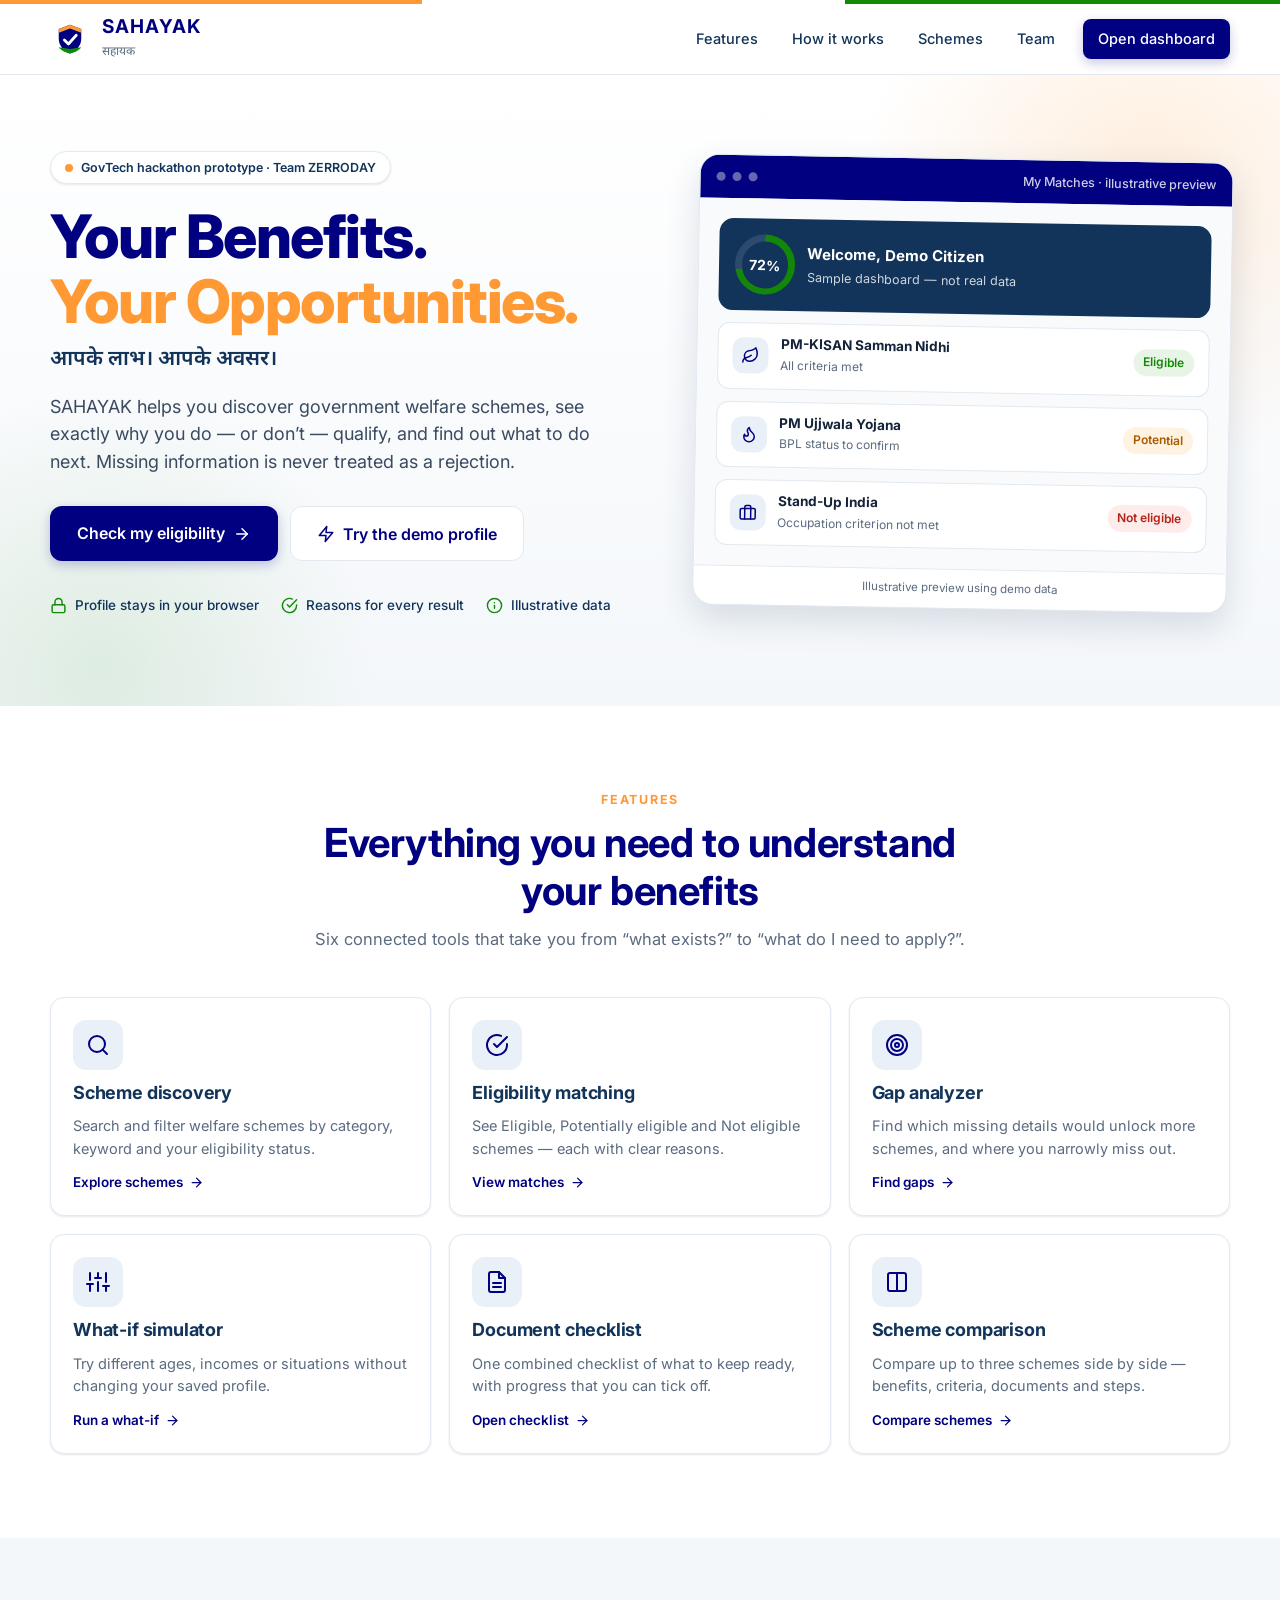
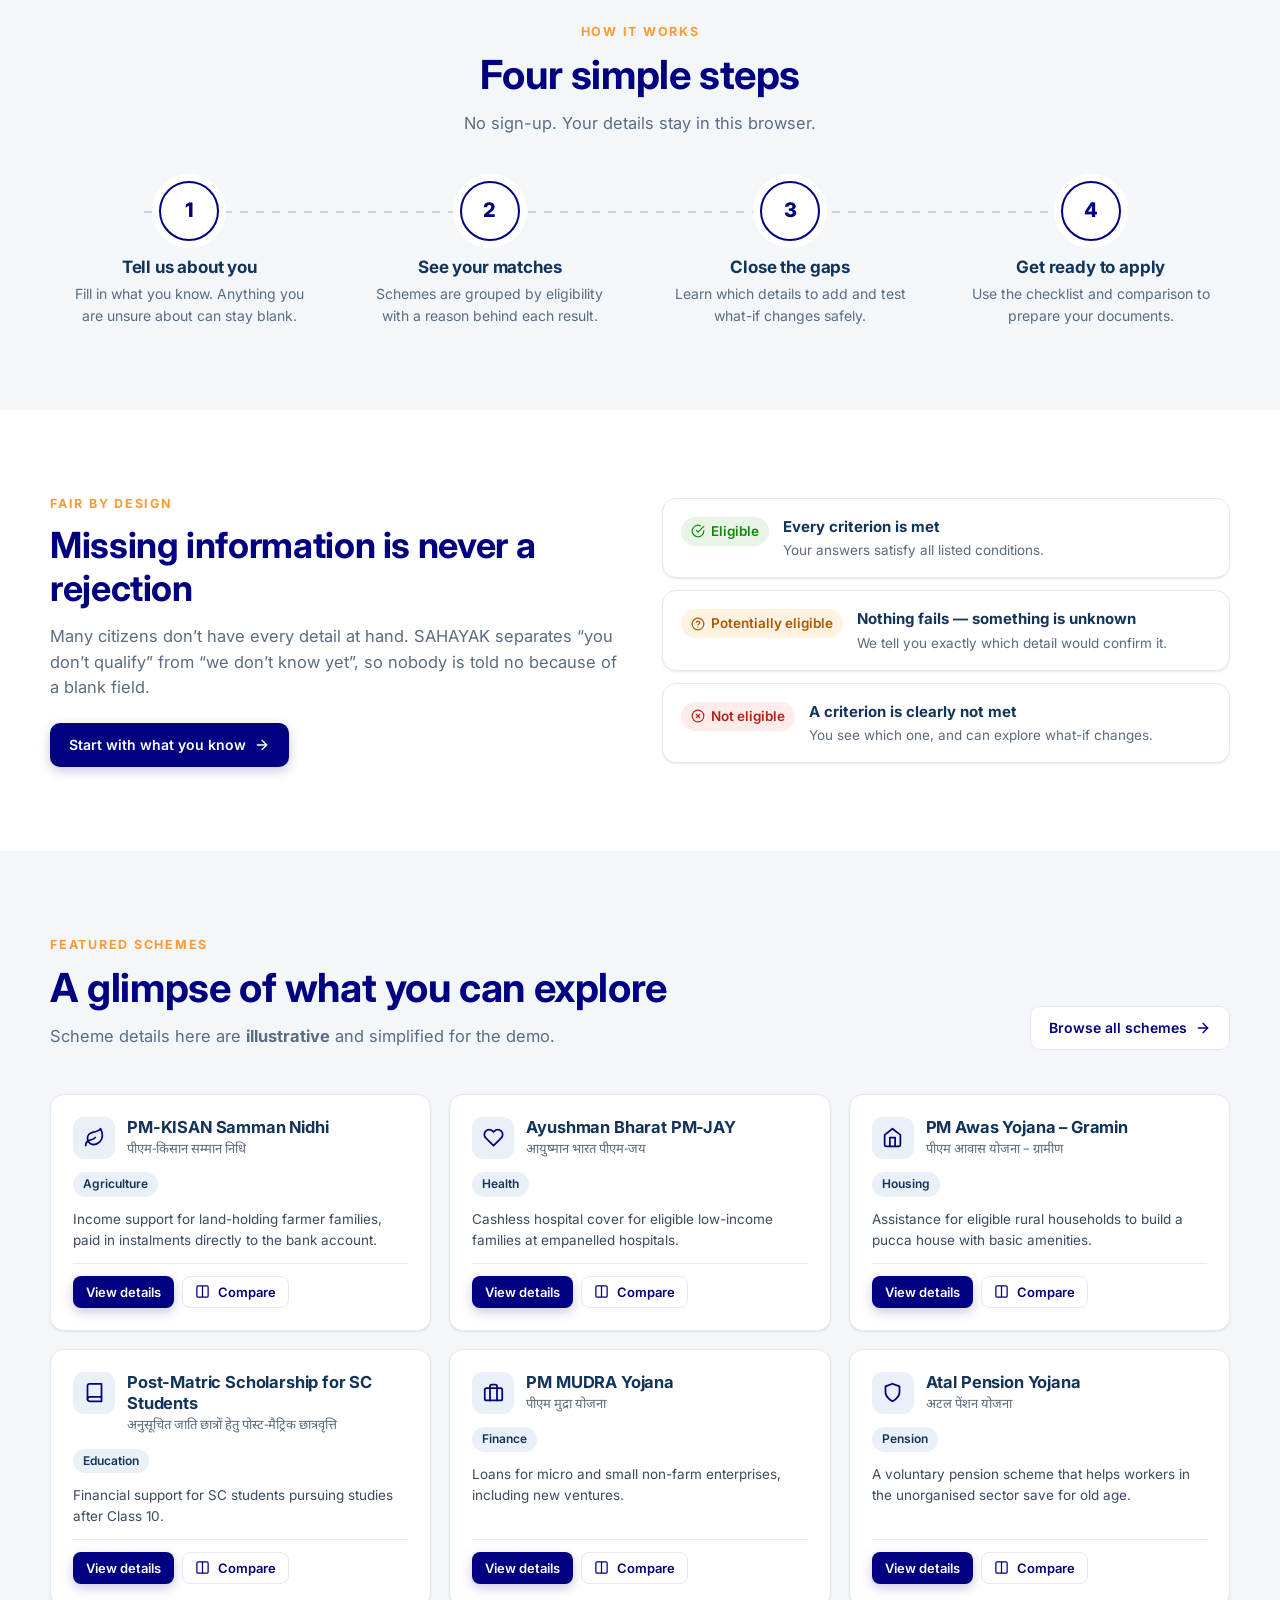
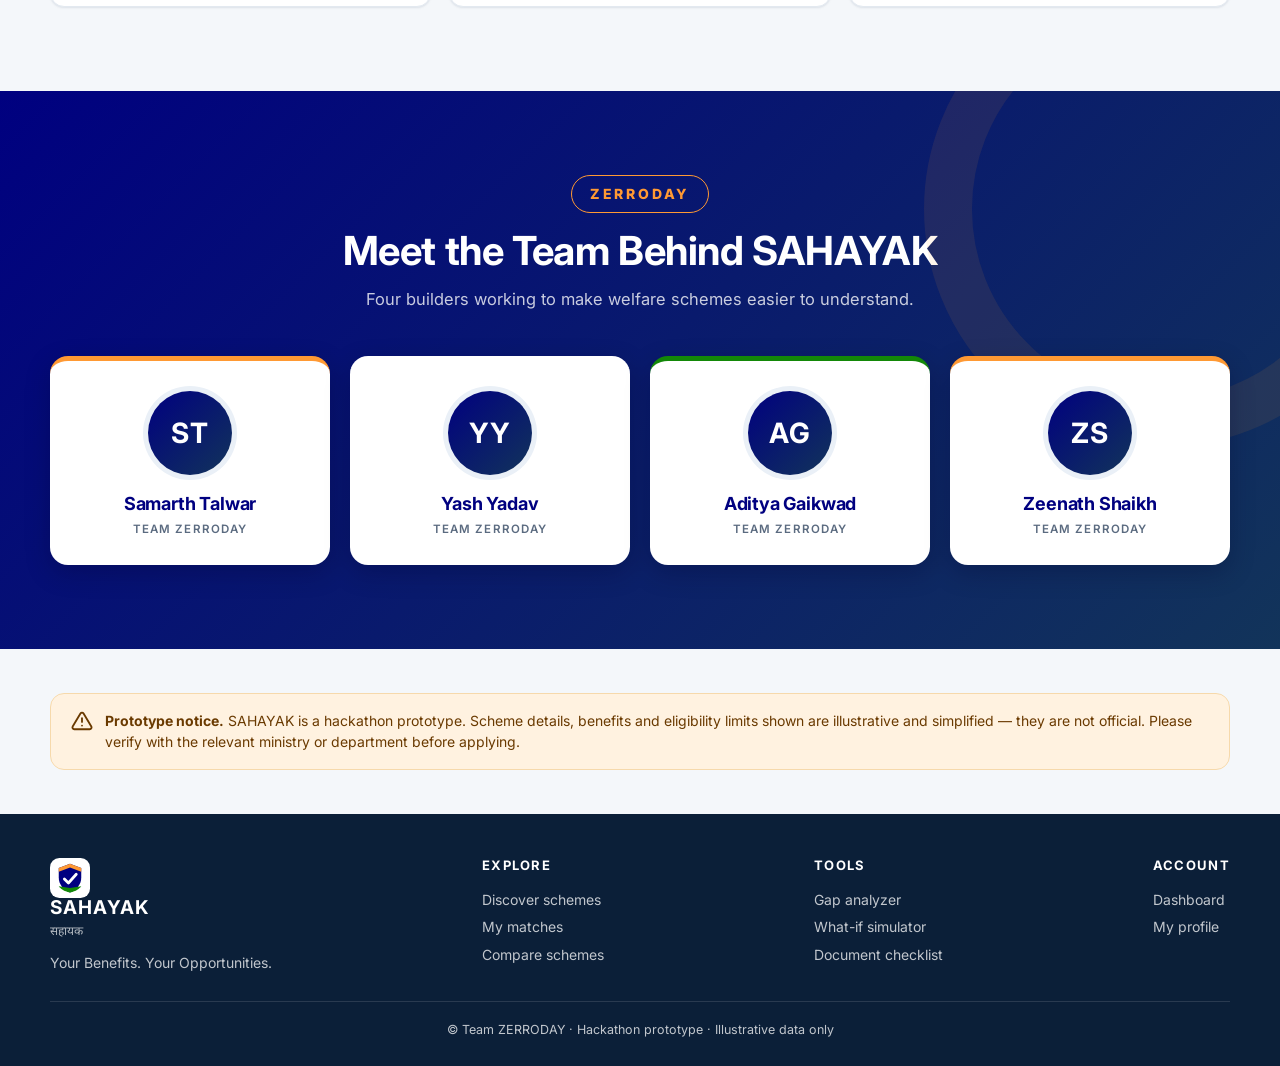
<file: index.html>
<!DOCTYPE html>
<html lang="en">
<head>
<meta charset="UTF-8">
<meta name="viewport" content="width=device-width, initial-scale=1">
<title>SAHAYAK (सहायक) — Your Benefits. Your Opportunities.</title>
<meta name="description" content="SAHAYAK helps citizens discover Indian government welfare schemes and understand their eligibility. Hackathon prototype by Team ZERRODAY.">
<link rel="icon" href="assets/logo.svg" type="image/svg+xml">
<link rel="preconnect" href="https://fonts.googleapis.com"><link rel="preconnect" href="https://fonts.gstatic.com" crossorigin>
<link href="https://fonts.googleapis.com/css2?family=Inter:wght@400;500;600;700;800&family=Noto+Sans+Devanagari:wght@400;600;700&display=swap" rel="stylesheet">
<link rel="stylesheet" href="css/styles.css">
<link rel="stylesheet" href="css/landing.css">
<script>document.documentElement.classList.add('js')</script>
</head>
<body data-page="index">
<div class="tri"></div>
<header class="nav-top">
  <div class="container">
    <a class="brand" href="index.html"><img src="assets/logo.svg" alt="" width="40" height="40"><span><b>SAHAYAK</b><small class="hi">सहायक</small></span></a>
    <button class="m-toggle" id="mt" aria-label="Toggle menu" aria-expanded="false"><i data-ic="menu" data-s="20"></i></button>
    <nav class="nav-links" id="nl" aria-label="Primary">
      <a href="#features">Features</a><a href="#how">How it works</a><a href="#schemes">Schemes</a><a href="#team">Team</a>
      <a class="btn btn-primary btn-sm" href="dashboard.html">Open dashboard</a>
    </nav>
  </div>
</header>

<main>
<section class="hero">
  <div class="container">
    <div>
      <span class="eyebrow reveal"><i></i> GovTech hackathon prototype · Team ZERRODAY</span>
      <h1 class="reveal d1">Your Benefits.<br><em>Your Opportunities.</em></h1>
      <div class="hindi hi reveal d1">आपके लाभ। आपके अवसर।</div>
      <p class="lead reveal d2">SAHAYAK helps you discover government welfare schemes, see exactly why you do — or don’t — qualify, and find out what to do next. Missing information is never treated as a rejection.</p>
      <div class="cta reveal d3">
        <a class="btn btn-primary btn-lg" id="ctaCheck" href="profile.html"><span>Check my eligibility</span><i data-ic="arrow" data-s="18"></i></a>
        <button class="btn btn-ghost btn-lg" data-demo-go><i data-ic="zap" data-s="18"></i> Try the demo profile</button>
      </div>
      <div class="assure reveal d3">
        <div><i data-ic="lock" data-s="17"></i> Profile stays in your browser</div>
        <div><i data-ic="check-circle" data-s="17"></i> Reasons for every result</div>
        <div><i data-ic="info" data-s="17"></i> Illustrative data</div>
      </div>
    </div>
    <div class="reveal d2" aria-hidden="true">
      <div class="preview">
        <div class="pv-bar"><i></i><i></i><i></i><span>My Matches · illustrative preview</span></div>
        <div class="pv-body">
          <div class="pv-top"><div class="ring" style="--p:72"><span>72%</span></div><div><b>Welcome, Demo Citizen</b><small>Sample dashboard — not real data</small></div></div>
          <div class="pv-row"><div class="s-ic"><i data-ic="leaf" data-s="18"></i></div><div><b>PM-KISAN Samman Nidhi</b><small>All criteria met</small></div><span class="badge eligible">Eligible</span></div>
          <div class="pv-row"><div class="s-ic"><i data-ic="flame" data-s="18"></i></div><div><b>PM Ujjwala Yojana</b><small>BPL status to confirm</small></div><span class="badge potential">Potential</span></div>
          <div class="pv-row"><div class="s-ic"><i data-ic="briefcase" data-s="18"></i></div><div><b>Stand-Up India</b><small>Occupation criterion not met</small></div><span class="badge not">Not eligible</span></div>
        </div>
        <div class="pv-foot">Illustrative preview using demo data</div>
      </div>
    </div>
  </div>
</section>

<section class="sec alt" id="features">
  <div class="container">
    <div class="sec-h c reveal"><span class="kicker">Features</span><h2>Everything you need to understand your benefits</h2><p>Six connected tools that take you from “what exists?” to “what do I need to apply?”.</p></div>
    <div class="grid g3">
      <a class="card hover feat reveal" href="schemes.html"><div class="fi"><i data-ic="search" data-s="24"></i></div><h3>Scheme discovery</h3><p>Search and filter welfare schemes by category, keyword and your eligibility status.</p><span class="more">Explore schemes <i data-ic="arrow" data-s="15"></i></span></a>
      <a class="card hover feat reveal d1" href="matches.html"><div class="fi"><i data-ic="check-circle" data-s="24"></i></div><h3>Eligibility matching</h3><p>See Eligible, Potentially eligible and Not eligible schemes — each with clear reasons.</p><span class="more">View matches <i data-ic="arrow" data-s="15"></i></span></a>
      <a class="card hover feat reveal d2" href="gap-analyzer.html"><div class="fi"><i data-ic="target" data-s="24"></i></div><h3>Gap analyzer</h3><p>Find which missing details would unlock more schemes, and where you narrowly miss out.</p><span class="more">Find gaps <i data-ic="arrow" data-s="15"></i></span></a>
      <a class="card hover feat reveal" href="simulator.html"><div class="fi"><i data-ic="sliders" data-s="24"></i></div><h3>What-if simulator</h3><p>Try different ages, incomes or situations without changing your saved profile.</p><span class="more">Run a what-if <i data-ic="arrow" data-s="15"></i></span></a>
      <a class="card hover feat reveal d1" href="documents.html"><div class="fi"><i data-ic="file" data-s="24"></i></div><h3>Document checklist</h3><p>One combined checklist of what to keep ready, with progress that you can tick off.</p><span class="more">Open checklist <i data-ic="arrow" data-s="15"></i></span></a>
      <a class="card hover feat reveal d2" href="compare.html"><div class="fi"><i data-ic="columns" data-s="24"></i></div><h3>Scheme comparison</h3><p>Compare up to three schemes side by side — benefits, criteria, documents and steps.</p><span class="more">Compare schemes <i data-ic="arrow" data-s="15"></i></span></a>
    </div>
  </div>
</section>

<section class="sec" id="how">
  <div class="container">
    <div class="sec-h c reveal"><span class="kicker">How it works</span><h2>Four simple steps</h2><p>No sign-up. Your details stay in this browser.</p></div>
    <div class="steps">
      <div class="step reveal"><div class="num">1</div><h3>Tell us about you</h3><p>Fill in what you know. Anything you are unsure about can stay blank.</p></div>
      <div class="step reveal d1"><div class="num">2</div><h3>See your matches</h3><p>Schemes are grouped by eligibility with a reason behind each result.</p></div>
      <div class="step reveal d2"><div class="num">3</div><h3>Close the gaps</h3><p>Learn which details to add and test what-if changes safely.</p></div>
      <div class="step reveal d3"><div class="num">4</div><h3>Get ready to apply</h3><p>Use the checklist and comparison to prepare your documents.</p></div>
    </div>
  </div>
</section>

<section class="sec alt">
  <div class="container principle">
    <div class="reveal">
      <span class="kicker">Fair by design</span>
      <h2 style="font-size:clamp(26px,3vw,36px);color:var(--navy)">Missing information is never a rejection</h2>
      <p class="muted" style="margin-top:14px;font-size:16.5px">Many citizens don’t have every detail at hand. SAHAYAK separates “you don’t qualify” from “we don’t know yet”, so nobody is told no because of a blank field.</p>
      <div style="margin-top:22px"><a class="btn btn-primary" href="profile.html">Start with what you know <i data-ic="arrow" data-s="16"></i></a></div>
    </div>
    <div class="states reveal d1">
      <div class="state"><span class="badge eligible"><i data-ic="check-circle" data-s="14"></i> Eligible</span><div><b>Every criterion is met</b><span>Your answers satisfy all listed conditions.</span></div></div>
      <div class="state"><span class="badge potential"><i data-ic="help" data-s="14"></i> Potentially eligible</span><div><b>Nothing fails — something is unknown</b><span>We tell you exactly which detail would confirm it.</span></div></div>
      <div class="state"><span class="badge not"><i data-ic="x-circle" data-s="14"></i> Not eligible</span><div><b>A criterion is clearly not met</b><span>You see which one, and can explore what-if changes.</span></div></div>
    </div>
  </div>
</section>

<section class="sec" id="schemes">
  <div class="container">
    <div class="sec-h reveal" style="display:flex;justify-content:space-between;align-items:flex-end;gap:20px;flex-wrap:wrap;max-width:none">
      <div style="max-width:640px"><span class="kicker">Featured schemes</span><h2 style="font-size:clamp(28px,3.4vw,40px);color:var(--navy)">A glimpse of what you can explore</h2><p class="muted" style="margin-top:12px;font-size:16.5px">Scheme details here are <b>illustrative</b> and simplified for the demo.</p></div>
      <a class="btn btn-ghost" href="schemes.html">Browse all schemes <i data-ic="arrow" data-s="16"></i></a>
    </div>
    <div class="grid auto" id="featured"></div>
  </div>
</section>

<section class="sec team" id="team">
  <div class="container">
    <div class="sec-h c reveal"><span class="team-name">ZERRODAY</span><h2>Meet the Team Behind SAHAYAK</h2><p>Four builders working to make welfare schemes easier to understand.</p></div>
    <div class="members">
      <article class="member reveal"><div class="mi">ST</div><h3>Samarth Talwar</h3><small>TEAM ZERRODAY</small></article>
      <article class="member reveal d1"><div class="mi">YY</div><h3>Yash Yadav</h3><small>TEAM ZERRODAY</small></article>
      <article class="member reveal d2"><div class="mi">AG</div><h3>Aditya Gaikwad</h3><small>TEAM ZERRODAY</small></article>
      <article class="member reveal d3"><div class="mi">ZS</div><h3>Zeenath Shaikh</h3><small>TEAM ZERRODAY</small></article>
    </div>
  </div>
</section>

<section class="sec" style="padding:44px 0">
  <div class="container"><div class="disclaim reveal"><i data-ic="alert" data-s="22"></i><div><b>Prototype notice.</b> SAHAYAK is a hackathon prototype. Scheme details, benefits and eligibility limits shown are illustrative and simplified — they are not official. Please verify with the relevant ministry or department before applying.</div></div></div>
</section>
</main>

<footer class="foot">
  <div class="container">
    <div><a class="brand" href="index.html"><img src="assets/logo.svg" alt="" width="40" height="40"><span><b>SAHAYAK</b><small class="hi" style="opacity:.7">सहायक</small></span></a><p style="max-width:300px">Your Benefits. Your Opportunities.</p></div>
    <div><h4>Explore</h4><a href="schemes.html">Discover schemes</a><a href="matches.html">My matches</a><a href="compare.html">Compare schemes</a></div>
    <div><h4>Tools</h4><a href="gap-analyzer.html">Gap analyzer</a><a href="simulator.html">What-if simulator</a><a href="documents.html">Document checklist</a></div>
    <div><h4>Account</h4><a href="dashboard.html">Dashboard</a><a href="profile.html">My profile</a></div>
  </div>
  <div class="foot-bottom">© Team ZERRODAY · Hackathon prototype · Illustrative data only</div>
</footer>

<script src="js/data.js"></script>
<script src="js/engine.js"></script>
<script src="js/api.js"></script>
<script src="js/ui.js"></script>
<script src="js/pages.js"></script>
</body>
</html>
</file>
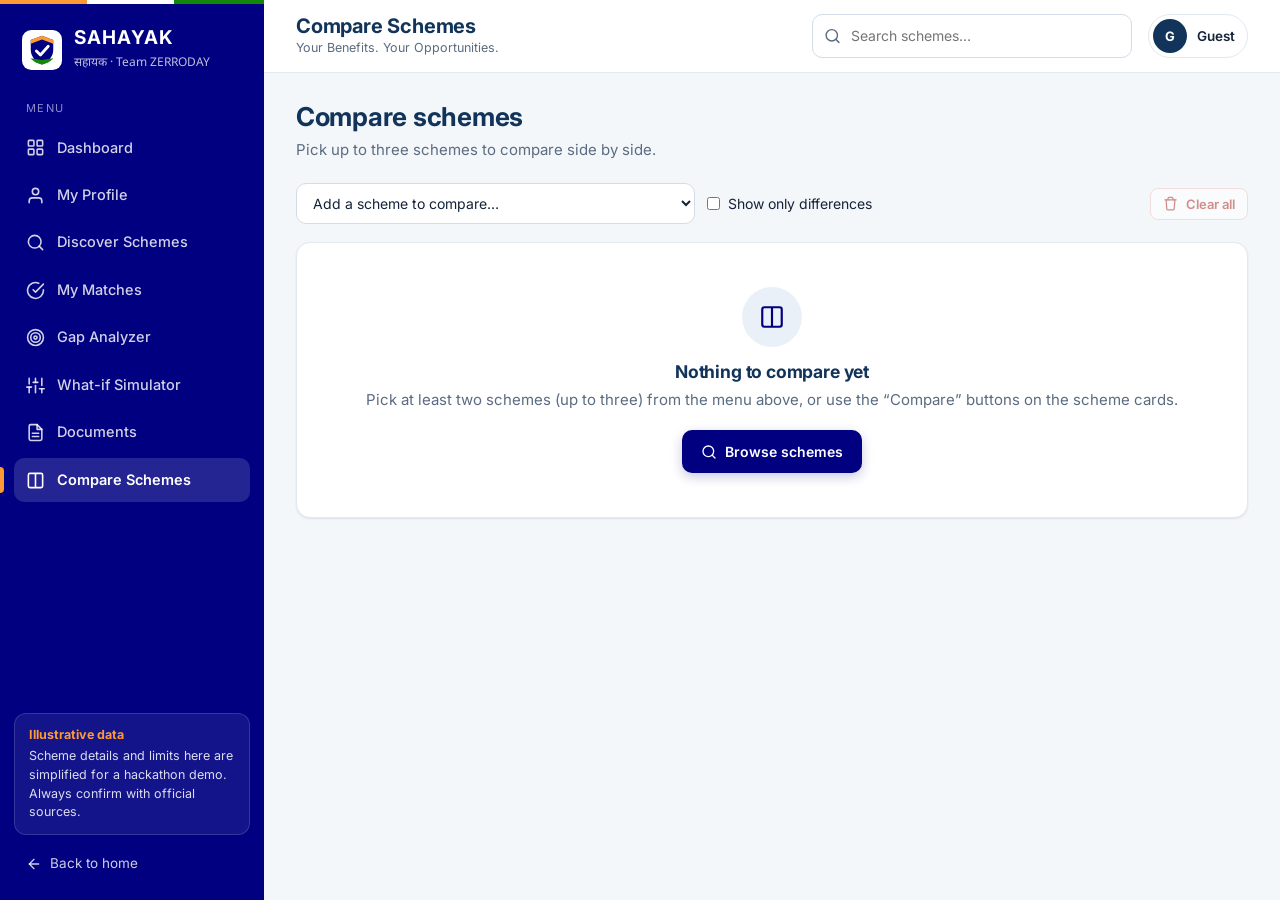
<file: compare.html>
<!DOCTYPE html>
<html lang="en">
<head>
<meta charset="UTF-8">
<meta name="viewport" content="width=device-width, initial-scale=1">
<title>Compare Schemes · SAHAYAK (सहायक)</title>
<link rel="icon" href="assets/logo.svg" type="image/svg+xml">
<link rel="preconnect" href="https://fonts.googleapis.com"><link rel="preconnect" href="https://fonts.gstatic.com" crossorigin>
<link href="https://fonts.googleapis.com/css2?family=Inter:wght@400;500;600;700;800&family=Noto+Sans+Devanagari:wght@400;600;700&display=swap" rel="stylesheet">
<link rel="stylesheet" href="css/styles.css">
</head>
<body class="app" data-page="compare" data-title="Compare Schemes">
<div class="shell">
<aside id="sidebar"></aside>
<div class="wrap">
<header id="topbar"></header>
<main class="main" id="main">
<div class="page-h"><h2>Compare schemes</h2><p>Pick up to three schemes to compare side by side.</p></div><div id="croot"></div>
</main>
</div>
</div>
<script src="js/data.js"></script>
<script src="js/engine.js"></script>
<script src="js/api.js"></script>
<script src="js/ui.js"></script>
<script src="js/pages.js"></script>
</body>
</html>
</file>
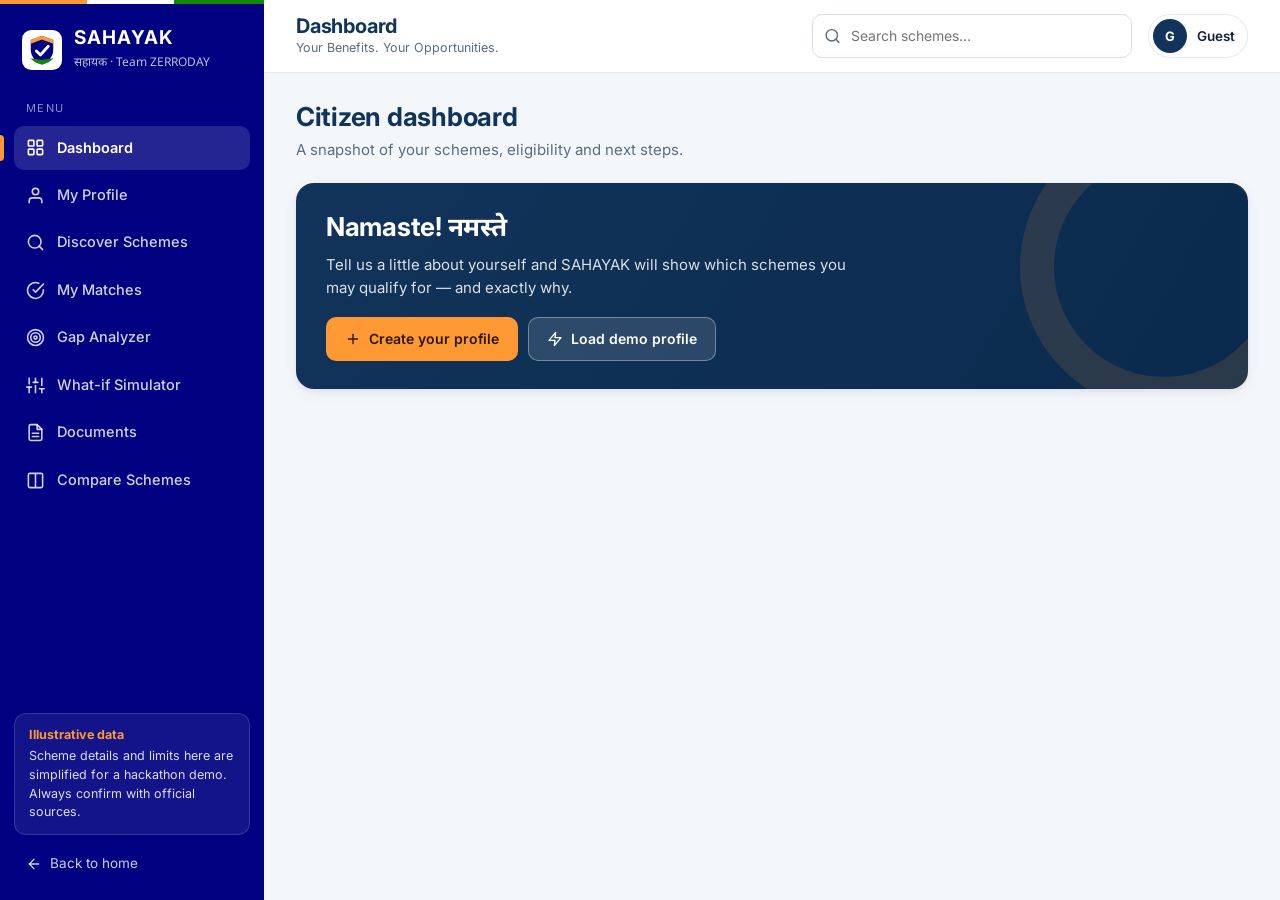
<file: dashboard.html>
<!DOCTYPE html>
<html lang="en">
<head>
<meta charset="UTF-8">
<meta name="viewport" content="width=device-width, initial-scale=1">
<title>Dashboard · SAHAYAK (सहायक)</title>
<link rel="icon" href="assets/logo.svg" type="image/svg+xml">
<link rel="preconnect" href="https://fonts.googleapis.com"><link rel="preconnect" href="https://fonts.gstatic.com" crossorigin>
<link href="https://fonts.googleapis.com/css2?family=Inter:wght@400;500;600;700;800&family=Noto+Sans+Devanagari:wght@400;600;700&display=swap" rel="stylesheet">
<link rel="stylesheet" href="css/styles.css">
</head>
<body class="app" data-page="dashboard" data-title="Dashboard">
<div class="shell">
<aside id="sidebar"></aside>
<div class="wrap">
<header id="topbar"></header>
<main class="main" id="main">
<div class="page-h"><h2>Citizen dashboard</h2><p>A snapshot of your schemes, eligibility and next steps.</p></div><div id="dash"><div class="card muted">Loading…</div></div>
</main>
</div>
</div>
<script src="js/data.js"></script>
<script src="js/engine.js"></script>
<script src="js/api.js"></script>
<script src="js/ui.js"></script>
<script src="js/pages.js"></script>
</body>
</html>
</file>
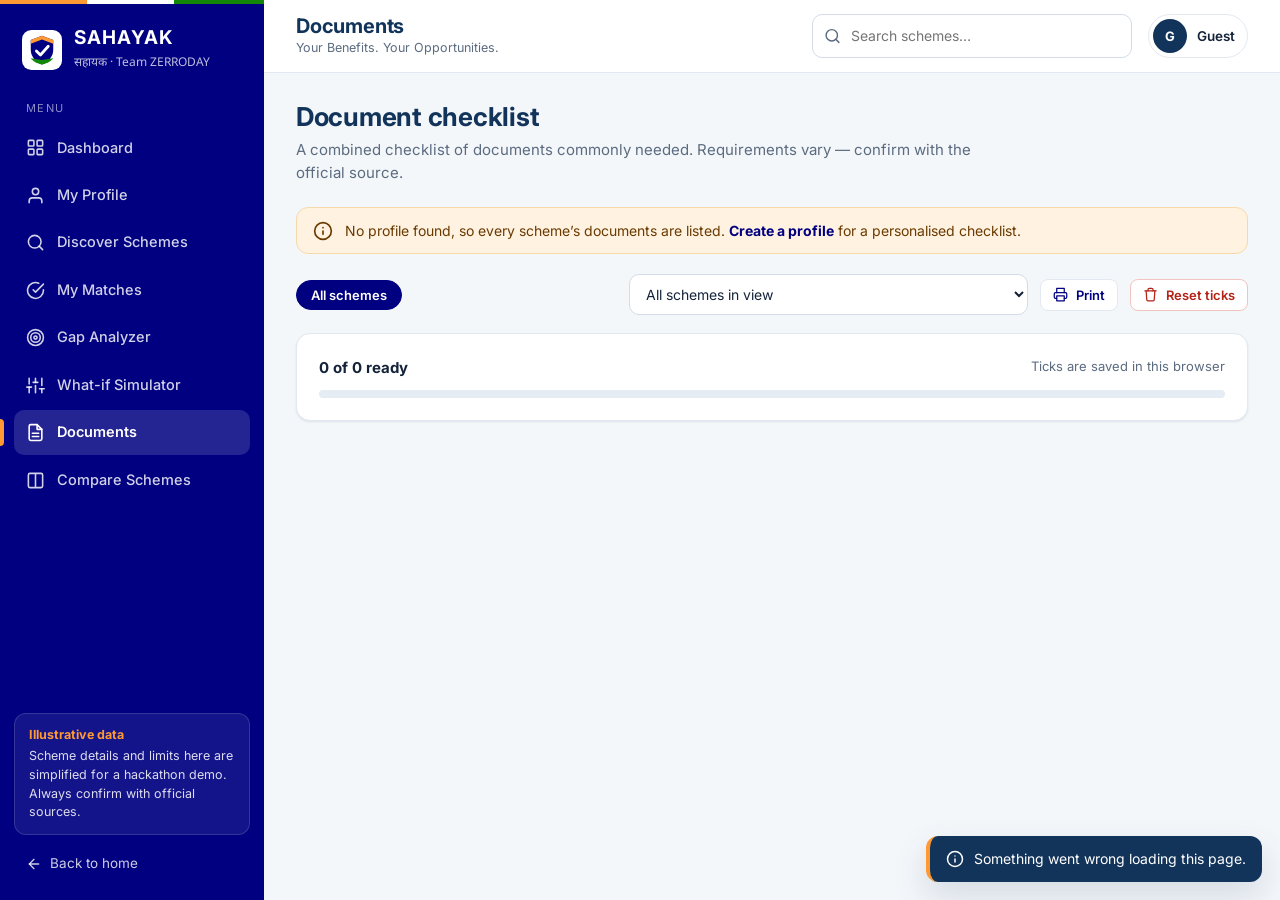
<file: documents.html>
<!DOCTYPE html>
<html lang="en">
<head>
<meta charset="UTF-8">
<meta name="viewport" content="width=device-width, initial-scale=1">
<title>Documents · SAHAYAK (सहायक)</title>
<link rel="icon" href="assets/logo.svg" type="image/svg+xml">
<link rel="preconnect" href="https://fonts.googleapis.com"><link rel="preconnect" href="https://fonts.gstatic.com" crossorigin>
<link href="https://fonts.googleapis.com/css2?family=Inter:wght@400;500;600;700;800&family=Noto+Sans+Devanagari:wght@400;600;700&display=swap" rel="stylesheet">
<link rel="stylesheet" href="css/styles.css">
</head>
<body class="app" data-page="documents" data-title="Documents">
<div class="shell">
<aside id="sidebar"></aside>
<div class="wrap">
<header id="topbar"></header>
<main class="main" id="main">
<div class="page-h"><h2>Document checklist</h2><p>A combined checklist of documents commonly needed. Requirements vary — confirm with the official source.</p></div><div id="droot"><div class="card muted">Loading…</div></div>
</main>
</div>
</div>
<script src="js/data.js"></script>
<script src="js/engine.js"></script>
<script src="js/api.js"></script>
<script src="js/ui.js"></script>
<script src="js/pages.js"></script>
</body>
</html>
</file>
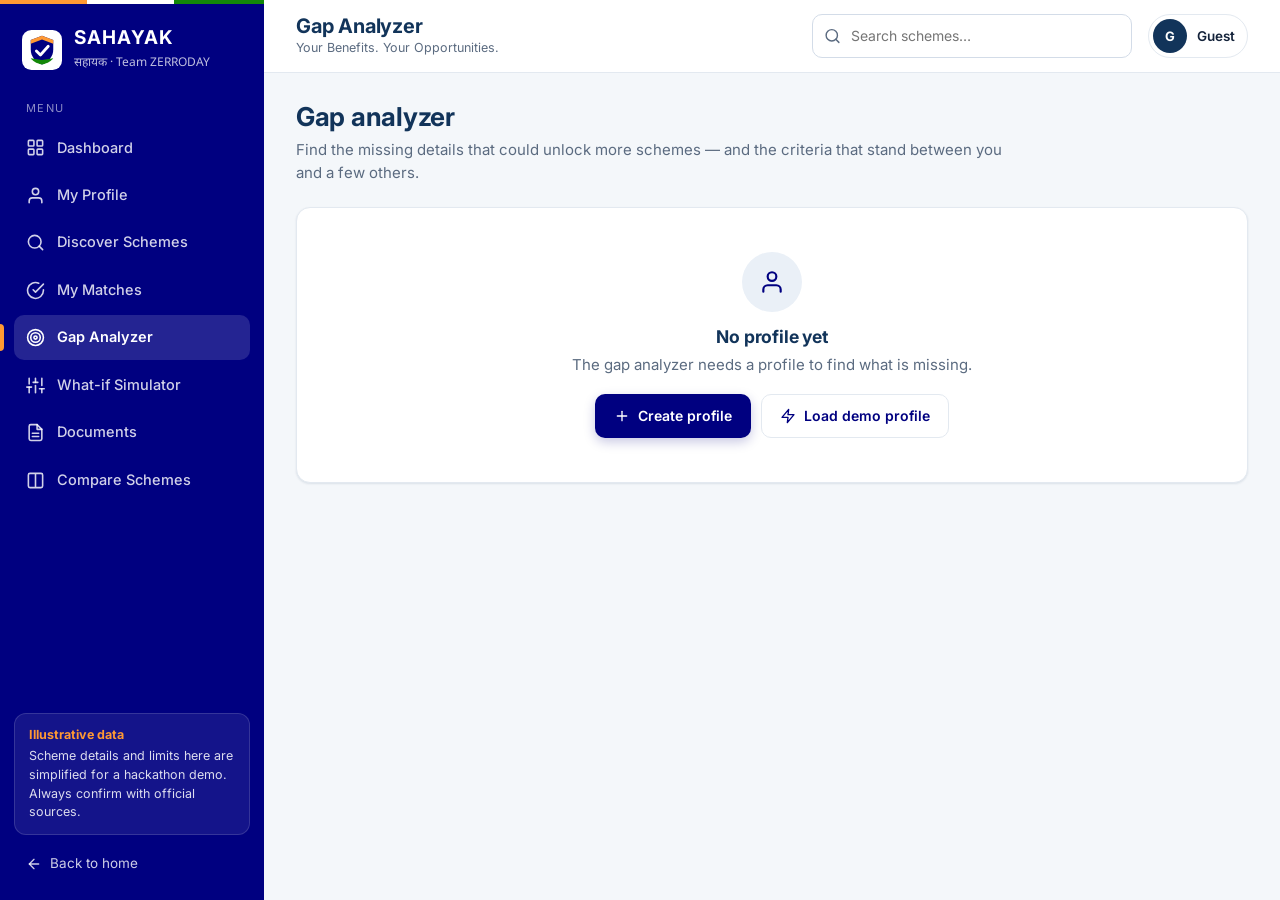
<file: gap-analyzer.html>
<!DOCTYPE html>
<html lang="en">
<head>
<meta charset="UTF-8">
<meta name="viewport" content="width=device-width, initial-scale=1">
<title>Gap Analyzer · SAHAYAK (सहायक)</title>
<link rel="icon" href="assets/logo.svg" type="image/svg+xml">
<link rel="preconnect" href="https://fonts.googleapis.com"><link rel="preconnect" href="https://fonts.gstatic.com" crossorigin>
<link href="https://fonts.googleapis.com/css2?family=Inter:wght@400;500;600;700;800&family=Noto+Sans+Devanagari:wght@400;600;700&display=swap" rel="stylesheet">
<link rel="stylesheet" href="css/styles.css">
</head>
<body class="app" data-page="gap" data-title="Gap Analyzer">
<div class="shell">
<aside id="sidebar"></aside>
<div class="wrap">
<header id="topbar"></header>
<main class="main" id="main">
<div class="page-h"><h2>Gap analyzer</h2><p>Find the missing details that could unlock more schemes — and the criteria that stand between you and a few others.</p></div><div id="groot"><div class="card muted">Loading…</div></div>
</main>
</div>
</div>
<script src="js/data.js"></script>
<script src="js/engine.js"></script>
<script src="js/api.js"></script>
<script src="js/ui.js"></script>
<script src="js/pages.js"></script>
</body>
</html>
</file>
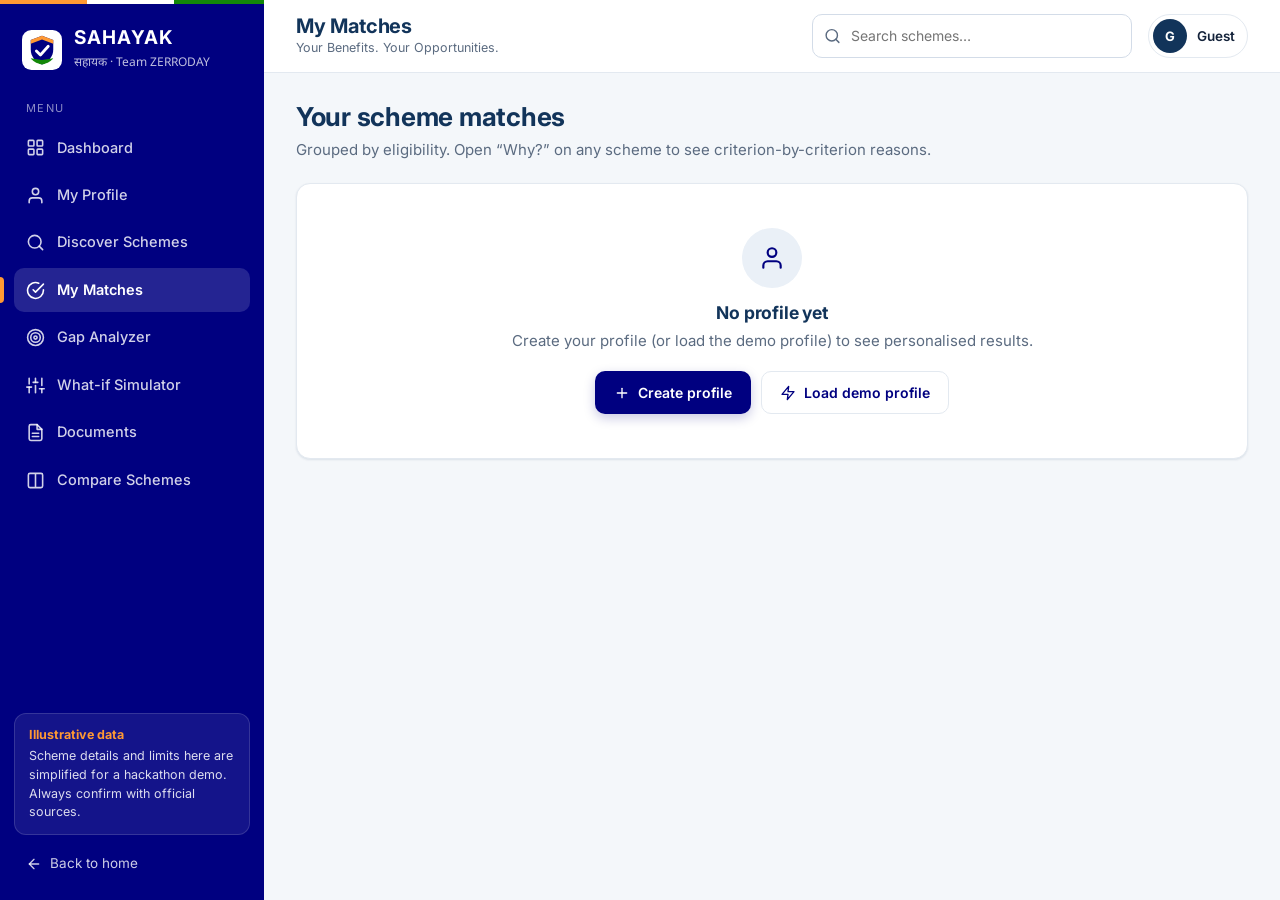
<file: matches.html>
<!DOCTYPE html>
<html lang="en">
<head>
<meta charset="UTF-8">
<meta name="viewport" content="width=device-width, initial-scale=1">
<title>My Matches · SAHAYAK (सहायक)</title>
<link rel="icon" href="assets/logo.svg" type="image/svg+xml">
<link rel="preconnect" href="https://fonts.googleapis.com"><link rel="preconnect" href="https://fonts.gstatic.com" crossorigin>
<link href="https://fonts.googleapis.com/css2?family=Inter:wght@400;500;600;700;800&family=Noto+Sans+Devanagari:wght@400;600;700&display=swap" rel="stylesheet">
<link rel="stylesheet" href="css/styles.css">
</head>
<body class="app" data-page="matches" data-title="My Matches">
<div class="shell">
<aside id="sidebar"></aside>
<div class="wrap">
<header id="topbar"></header>
<main class="main" id="main">
<div class="page-h"><h2>Your scheme matches</h2><p>Grouped by eligibility. Open “Why?” on any scheme to see criterion-by-criterion reasons.</p></div><div id="mroot"><div class="card muted">Loading…</div></div>
</main>
</div>
</div>
<script src="js/data.js"></script>
<script src="js/engine.js"></script>
<script src="js/api.js"></script>
<script src="js/ui.js"></script>
<script src="js/pages.js"></script>
</body>
</html>
</file>
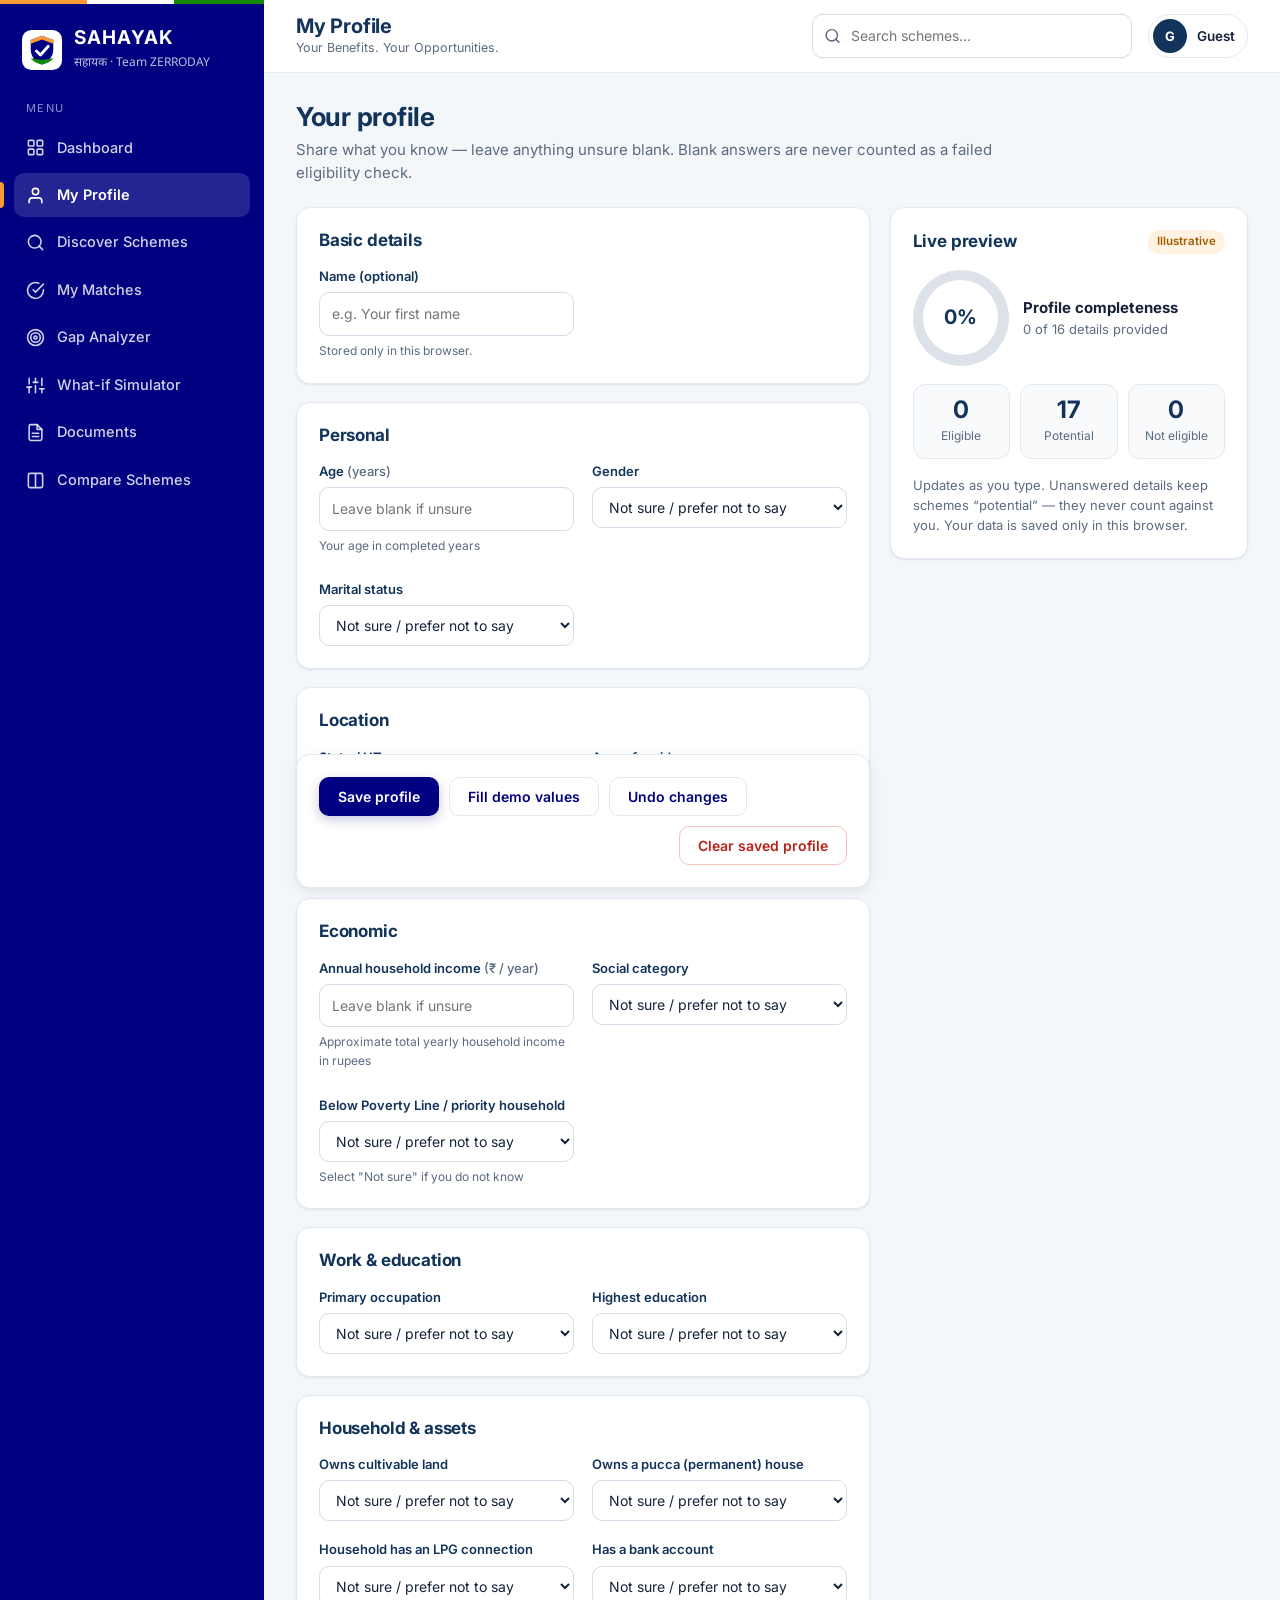
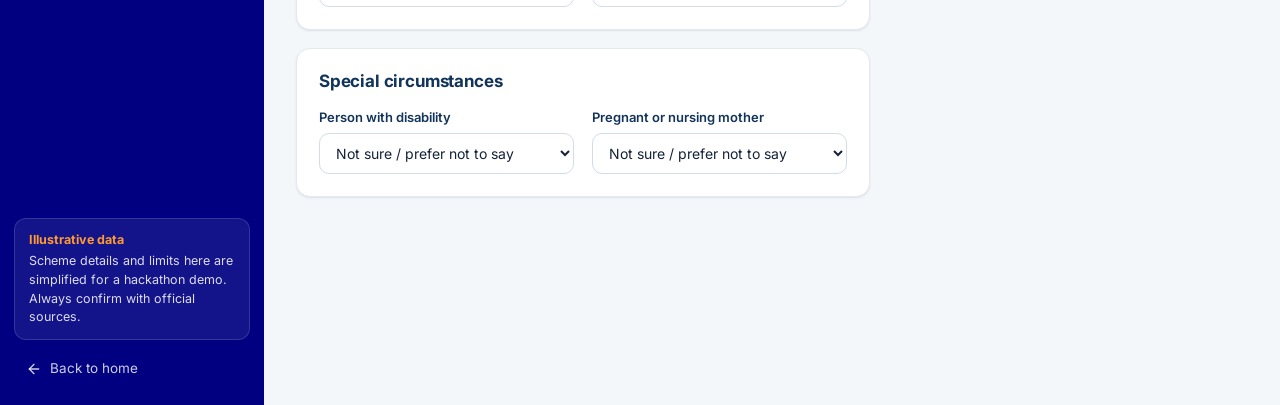
<file: profile.html>
<!DOCTYPE html>
<html lang="en">
<head>
<meta charset="UTF-8">
<meta name="viewport" content="width=device-width, initial-scale=1">
<title>My Profile · SAHAYAK (सहायक)</title>
<link rel="icon" href="assets/logo.svg" type="image/svg+xml">
<link rel="preconnect" href="https://fonts.googleapis.com"><link rel="preconnect" href="https://fonts.gstatic.com" crossorigin>
<link href="https://fonts.googleapis.com/css2?family=Inter:wght@400;500;600;700;800&family=Noto+Sans+Devanagari:wght@400;600;700&display=swap" rel="stylesheet">
<link rel="stylesheet" href="css/styles.css">
</head>
<body class="app" data-page="profile" data-title="My Profile">
<div class="shell">
<aside id="sidebar"></aside>
<div class="wrap">
<header id="topbar"></header>
<main class="main" id="main">
<div class="page-h"><h2>Your profile</h2><p>Share what you know — leave anything unsure blank. Blank answers are never counted as a failed eligibility check.</p></div>
<div class="sim" style="grid-template-columns:minmax(0,1.6fr) minmax(0,1fr)">
<form id="pform" novalidate class="grid" style="gap:18px">
<div id="pfields" class="grid" style="gap:18px"></div>
<div class="card" style="display:flex;gap:10px;flex-wrap:wrap;position:sticky;bottom:12px;z-index:5;box-shadow:var(--sh-2)">
<button class="btn btn-primary" type="submit">Save profile</button>
<button class="btn btn-ghost" type="button" id="demoBtn">Fill demo values</button>
<button class="btn btn-ghost" type="button" id="resetBtn">Undo changes</button>
<button class="btn btn-danger" type="button" id="clearBtn" style="margin-left:auto">Clear saved profile</button>
</div>
<div class="card" id="afterSave" hidden style="border-color:#bfe2ba;background:#F6FBF5"><b>Profile saved.</b> <span class="muted">What would you like to do next?</span>
<div class="acts"><a class="btn btn-primary btn-sm" href="matches.html">View my matches</a><a class="btn btn-ghost btn-sm" href="dashboard.html">Go to dashboard</a><a class="btn btn-ghost btn-sm" href="gap-analyzer.html">Find gaps</a></div></div>
</form>
<aside class="card sticky"><div class="card-h"><h3>Live preview</h3><span class="tag-illus">Illustrative</span></div>
<div style="display:flex;gap:14px;align-items:center;margin-bottom:18px"><div class="ring" id="pring" style="--p:0"><span>0%</span></div><div><b>Profile completeness</b><div class="muted" style="font-size:13px" id="pdone"></div></div></div>
<div class="delta"><div><b id="lv-e">0</b><small>Eligible</small></div><div><b id="lv-p">0</b><small>Potential</small></div><div><b id="lv-n">0</b><small>Not eligible</small></div></div>
<p class="muted" style="font-size:13px">Updates as you type. Unanswered details keep schemes “potential” — they never count against you. Your data is saved only in this browser.</p></aside>
</div>
</main>
</div>
</div>
<script src="js/data.js"></script>
<script src="js/engine.js"></script>
<script src="js/api.js"></script>
<script src="js/ui.js"></script>
<script src="js/pages.js"></script>
</body>
</html>
</file>
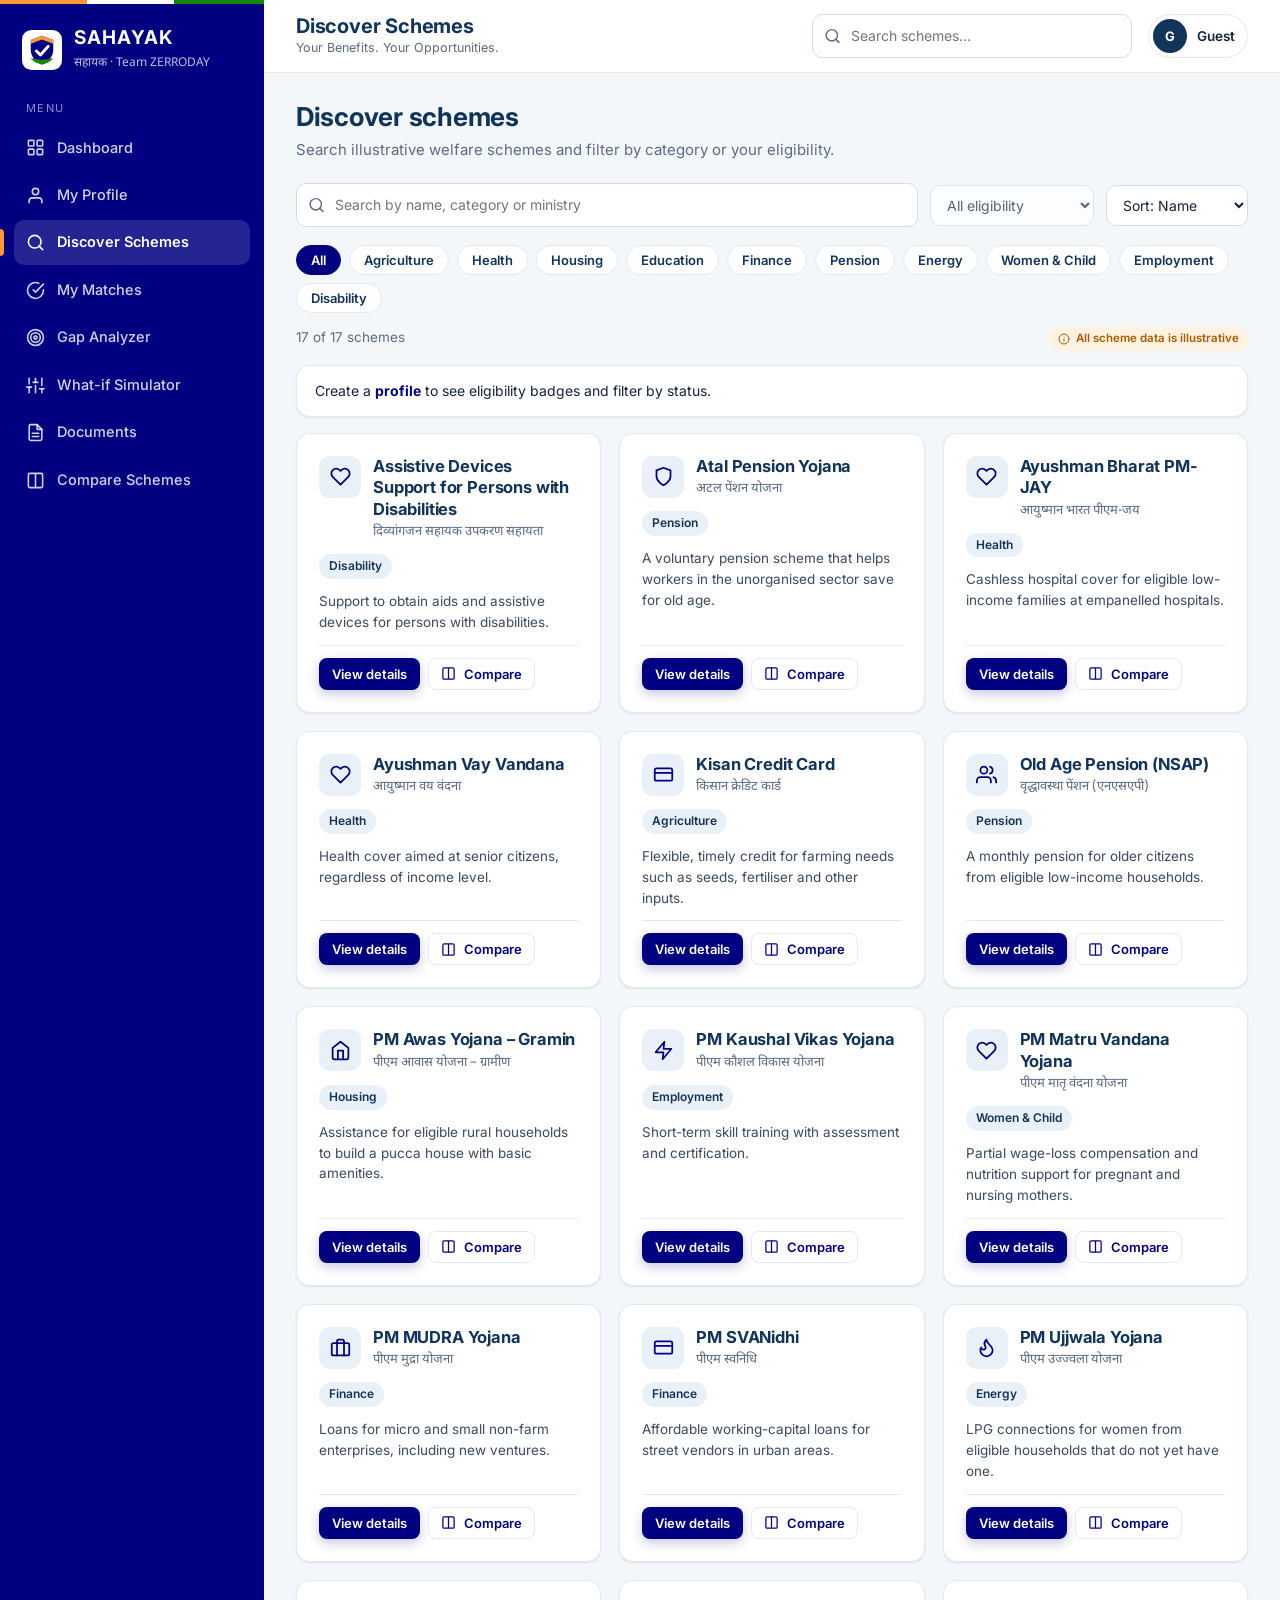
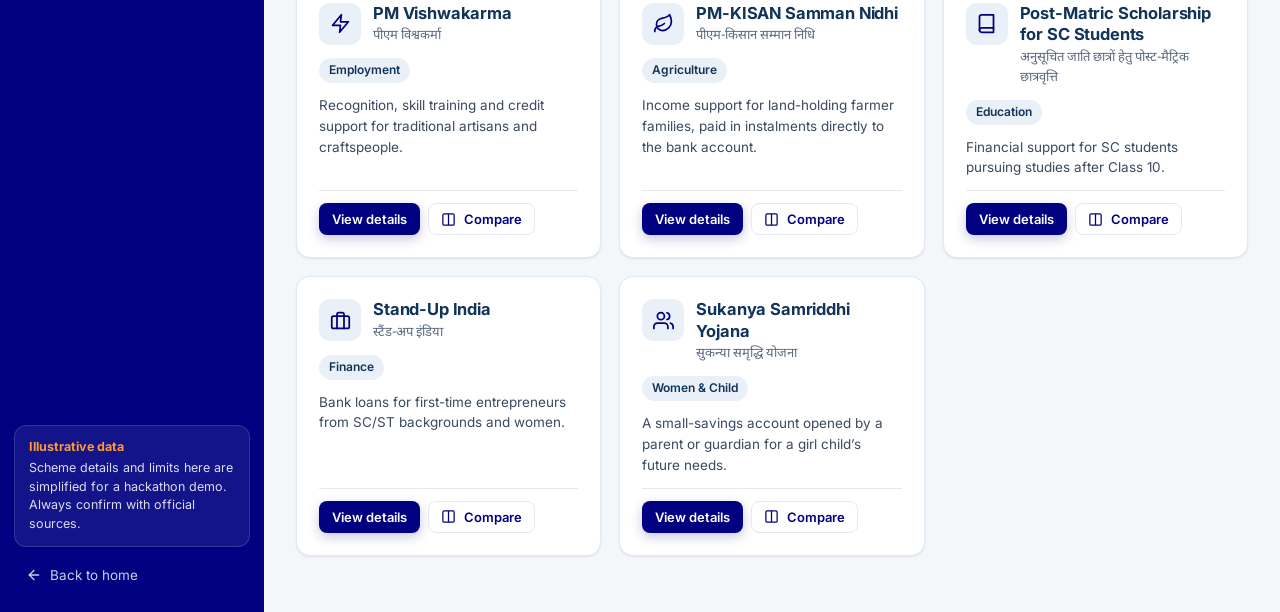
<file: schemes.html>
<!DOCTYPE html>
<html lang="en">
<head>
<meta charset="UTF-8">
<meta name="viewport" content="width=device-width, initial-scale=1">
<title>Discover Schemes · SAHAYAK (सहायक)</title>
<link rel="icon" href="assets/logo.svg" type="image/svg+xml">
<link rel="preconnect" href="https://fonts.googleapis.com"><link rel="preconnect" href="https://fonts.gstatic.com" crossorigin>
<link href="https://fonts.googleapis.com/css2?family=Inter:wght@400;500;600;700;800&family=Noto+Sans+Devanagari:wght@400;600;700&display=swap" rel="stylesheet">
<link rel="stylesheet" href="css/styles.css">
</head>
<body class="app" data-page="schemes" data-title="Discover Schemes">
<div class="shell">
<aside id="sidebar"></aside>
<div class="wrap">
<header id="topbar"></header>
<main class="main" id="main">
<div class="page-h"><h2>Discover schemes</h2><p>Search illustrative welfare schemes and filter by category or your eligibility.</p></div>
<div class="toolbar"><div class="search"><i data-ic="search" data-s="17"></i><label class="sr" for="q">Search schemes</label><input class="input" id="q" type="search" placeholder="Search by name, category or ministry"></div>
<select class="input" id="status" aria-label="Eligibility status"><option value="all">All eligibility</option><option value="eligible">Eligible</option><option value="potential">Potentially eligible</option><option value="not">Not eligible</option></select>
<select class="input" id="sort" aria-label="Sort"><option value="name">Sort: Name</option><option value="category">Sort: Category</option><option value="match">Sort: Best match</option></select></div>
<div class="chips" id="cats" style="margin-bottom:14px"></div>
<div style="display:flex;justify-content:space-between;gap:10px;margin-bottom:14px;flex-wrap:wrap"><span class="muted" id="count" style="font-size:13.5px"></span><span class="tag-illus"><i data-ic="info" data-s="12"></i> All scheme data is illustrative</span></div>
<div class="card" id="noprof" hidden style="margin-bottom:16px;padding:14px 18px;font-size:14px">Create a <a href="profile.html"><b>profile</b></a> to see eligibility badges and filter by status.</div>
<div class="grid auto" id="grid"></div>
</main>
</div>
</div>
<script src="js/data.js"></script>
<script src="js/engine.js"></script>
<script src="js/api.js"></script>
<script src="js/ui.js"></script>
<script src="js/pages.js"></script>
</body>
</html>
</file>
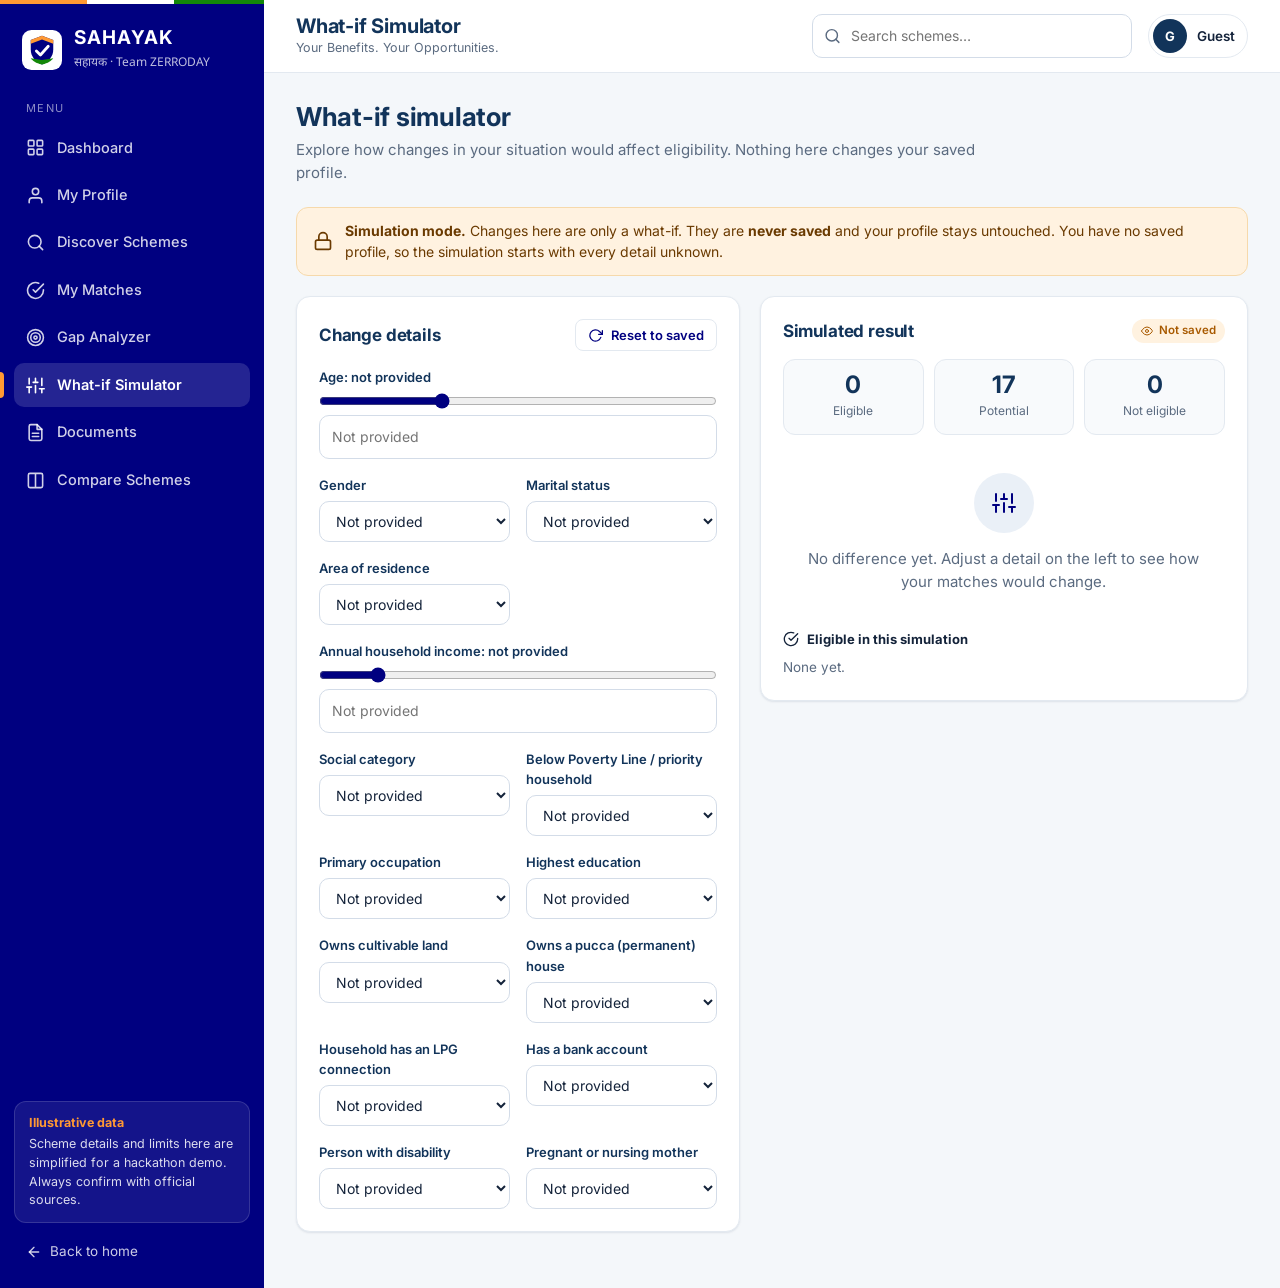
<file: simulator.html>
<!DOCTYPE html>
<html lang="en">
<head>
<meta charset="UTF-8">
<meta name="viewport" content="width=device-width, initial-scale=1">
<title>What-if Simulator · SAHAYAK (सहायक)</title>
<link rel="icon" href="assets/logo.svg" type="image/svg+xml">
<link rel="preconnect" href="https://fonts.googleapis.com"><link rel="preconnect" href="https://fonts.gstatic.com" crossorigin>
<link href="https://fonts.googleapis.com/css2?family=Inter:wght@400;500;600;700;800&family=Noto+Sans+Devanagari:wght@400;600;700&display=swap" rel="stylesheet">
<link rel="stylesheet" href="css/styles.css">
</head>
<body class="app" data-page="simulator" data-title="What-if Simulator">
<div class="shell">
<aside id="sidebar"></aside>
<div class="wrap">
<header id="topbar"></header>
<main class="main" id="main">
<div class="page-h"><h2>What-if simulator</h2><p>Explore how changes in your situation would affect eligibility. Nothing here changes your saved profile.</p></div><div id="sroot"></div>
</main>
</div>
</div>
<script src="js/data.js"></script>
<script src="js/engine.js"></script>
<script src="js/api.js"></script>
<script src="js/ui.js"></script>
<script src="js/pages.js"></script>
</body>
</html>
</file>
<file: css/styles.css>
/* SAHAYAK — shared styles | Team ZERRODAY */
:root{
  --navy:#000080; --blue:#12345A; --saffron:#FF9933; --green:#138808;
  --bg:#F4F7FA; --card:#fff; --ink:#14233A; --muted:#5B6B80; --line:#E3E9F0;
  --ok:#138808; --ok-bg:#E8F5E6; --warn:#A85A00; --warn-bg:#FFF2E0; --bad:#B42318; --bad-bg:#FDECEA;
  --r:14px; --r-sm:10px;
  --sh-1:0 1px 2px rgba(18,52,90,.06),0 1px 3px rgba(18,52,90,.05);
  --sh-2:0 4px 14px rgba(18,52,90,.08),0 2px 4px rgba(18,52,90,.04);
  --sh-3:0 14px 34px rgba(18,52,90,.14);
  --font:'Inter','Noto Sans Devanagari',system-ui,-apple-system,'Segoe UI',Roboto,sans-serif;
  --side:264px;
}
*{box-sizing:border-box;margin:0;padding:0}
html{scroll-behavior:smooth;-webkit-text-size-adjust:100%}
body{font-family:var(--font);color:var(--ink);background:var(--bg);line-height:1.55;font-size:15px;-webkit-font-smoothing:antialiased;animation:pageIn .35s ease both}
body.page-out{opacity:0;transform:translateY(-4px);transition:opacity .18s ease,transform .18s ease}
@keyframes pageIn{from{opacity:0;transform:translateY(8px)}to{opacity:1;transform:none}}
img,svg{display:block;max-width:100%}
a{color:var(--navy);text-decoration:none}
a:hover{text-decoration:underline}
button{font-family:inherit;cursor:pointer}
h1,h2,h3,h4{color:var(--blue);line-height:1.2;letter-spacing:-.01em}
.hi{font-family:'Noto Sans Devanagari','Inter',sans-serif}
:focus-visible{outline:3px solid rgba(255,153,51,.7);outline-offset:2px;border-radius:6px}
.sr{position:absolute;width:1px;height:1px;overflow:hidden;clip:rect(0 0 0 0)}
.muted{color:var(--muted)}
.ic{display:inline-block;flex:none;vertical-align:middle}

/* Buttons */
.btn{display:inline-flex;align-items:center;gap:8px;justify-content:center;font-weight:600;font-size:14px;padding:10px 18px;border-radius:10px;border:1.5px solid transparent;transition:transform .15s,box-shadow .2s,background .2s,border-color .2s;white-space:nowrap;text-decoration:none!important}
.btn:hover{transform:translateY(-1px)}
.btn:active{transform:translateY(0)}
.btn-primary{background:var(--navy);color:#fff;box-shadow:0 4px 12px rgba(0,0,128,.22)}
.btn-primary:hover{background:#00006a;box-shadow:0 6px 16px rgba(0,0,128,.3)}
.btn-saffron{background:var(--saffron);color:#2a1700}
.btn-saffron:hover{background:#ff8a1a;box-shadow:0 6px 16px rgba(255,153,51,.4)}
.btn-ghost{background:#fff;color:var(--navy);border-color:var(--line)}
.btn-ghost:hover{border-color:var(--navy);background:#f8faff}
.btn-light{background:rgba(255,255,255,.12);color:#fff;border-color:rgba(255,255,255,.35)}
.btn-light:hover{background:rgba(255,255,255,.2)}
.btn-danger{background:#fff;color:var(--bad);border-color:#f2c4bf}
.btn-danger:hover{background:var(--bad-bg)}
.btn-sm{padding:7px 12px;font-size:13px;border-radius:8px}
.btn-lg{padding:14px 26px;font-size:16px;border-radius:12px}
.btn[disabled]{opacity:.5;pointer-events:none}

/* Cards, badges */
.card{background:var(--card);border:1px solid var(--line);border-radius:var(--r);box-shadow:var(--sh-1);padding:22px}
.card.hover{transition:transform .2s,box-shadow .25s,border-color .2s}
.card.hover:hover{transform:translateY(-3px);box-shadow:var(--sh-2);border-color:#cfd9e6}
.card-h{display:flex;align-items:center;justify-content:space-between;gap:12px;margin-bottom:16px;flex-wrap:wrap}
.card-h h3{font-size:17px}
.badge{display:inline-flex;align-items:center;gap:6px;padding:4px 10px;border-radius:999px;font-size:12px;font-weight:600;white-space:nowrap}
.badge.eligible{background:var(--ok-bg);color:var(--ok)}
.badge.potential{background:var(--warn-bg);color:var(--warn)}
.badge.not{background:var(--bad-bg);color:var(--bad)}
.badge.neutral{background:#EAF0F7;color:var(--blue)}
.pill{display:inline-block;padding:3px 10px;border-radius:999px;background:#EAF0F7;color:var(--blue);font-size:12px;font-weight:600}
.tag-illus{display:inline-flex;gap:6px;align-items:center;font-size:11.5px;font-weight:600;color:var(--warn);background:var(--warn-bg);padding:3px 9px;border-radius:999px}
.grid{display:grid;gap:18px}
.g2{grid-template-columns:repeat(2,minmax(0,1fr))}
.g3{grid-template-columns:repeat(3,minmax(0,1fr))}
.g4{grid-template-columns:repeat(4,minmax(0,1fr))}
.auto{grid-template-columns:repeat(auto-fill,minmax(290px,1fr))}

/* Form controls */
.field{display:flex;flex-direction:column;gap:6px}
.field label{font-size:13px;font-weight:600;color:var(--blue)}
.field .hint{font-size:12px;color:var(--muted)}
.input,select.input{width:100%;padding:10px 12px;font:inherit;font-size:14px;color:var(--ink);background:#fff;border:1.5px solid #d3dce8;border-radius:10px;transition:border-color .2s,box-shadow .2s}
.input:hover{border-color:#aebccd}
.input:focus{outline:none;border-color:var(--navy);box-shadow:0 0 0 4px rgba(0,0,128,.1)}
.input.changed{border-color:var(--saffron);background:#fffaf2}
.input.err{border-color:var(--bad)}
.err-msg{font-size:12px;color:var(--bad);min-height:0}
.search{position:relative}
.search .ic{position:absolute;left:12px;top:50%;transform:translateY(-50%);color:var(--muted)}
.search .input{padding-left:38px}
input[type=range]{width:100%;accent-color:var(--navy)}
.chips{display:flex;flex-wrap:wrap;gap:8px}
.chip{border:1.5px solid var(--line);background:#fff;color:var(--blue);padding:6px 14px;border-radius:999px;font-size:13px;font-weight:600;transition:all .15s}
.chip:hover{border-color:var(--navy)}
.chip.on{background:var(--navy);border-color:var(--navy);color:#fff}

/* Tabs */
.tabs{display:flex;gap:6px;background:#fff;border:1px solid var(--line);padding:5px;border-radius:12px;overflow-x:auto;width:fit-content;max-width:100%}
.tab{border:0;background:transparent;padding:9px 16px;border-radius:9px;font-weight:600;font-size:14px;color:var(--muted);display:flex;gap:8px;align-items:center;white-space:nowrap;transition:background .2s,color .2s}
.tab:hover{color:var(--navy)}
.tab.on{background:var(--navy);color:#fff}
.tab .n{background:rgba(18,52,90,.1);padding:1px 8px;border-radius:999px;font-size:12px}
.tab.on .n{background:rgba(255,255,255,.22)}

/* Progress & ring */
.bar{height:8px;border-radius:99px;background:#E6ECF3;overflow:hidden}
.bar>i{display:block;height:100%;width:0;border-radius:99px;background:var(--green);transition:width .7s cubic-bezier(.2,.8,.2,1)}
.bar.saf>i{background:var(--saffron)}
.ring{--p:0;--c:var(--green);--rb:#fff;width:96px;height:96px;border-radius:50%;background:conic-gradient(var(--c) calc(var(--p)*1%),rgba(120,140,170,.25) 0);display:grid;place-items:center;flex:none}
.ring>span{width:78%;height:78%;border-radius:50%;background:var(--rb);display:grid;place-items:center;font-weight:700;font-size:20px;color:var(--blue)}
.ring.sm{width:64px;height:64px}.ring.sm>span{font-size:14px}

/* Rules list */
.rules{list-style:none;display:flex;flex-direction:column;gap:10px}
.rule{display:flex;gap:12px;align-items:flex-start;padding:10px 12px;border-radius:10px;background:#F8FAFC;border:1px solid var(--line)}
.rule-ic{width:24px;height:24px;border-radius:50%;display:grid;place-items:center;flex:none;margin-top:1px}
.rule.pass .rule-ic{background:var(--ok-bg);color:var(--ok)}
.rule.fail .rule-ic{background:var(--bad-bg);color:var(--bad)}
.rule.unknown .rule-ic{background:var(--warn-bg);color:var(--warn)}
.rule.plain .rule-ic{background:#EAF0F7;color:var(--blue)}
.rule-t{font-weight:600;font-size:14px;color:var(--ink)}
.rule-s{font-size:12.5px;color:var(--muted);margin-top:2px}
.rule.fail{background:#FFFAF9;border-color:#f6d3cf}
.rule.unknown{background:#FFFCF6;border-color:#f6e1c0}

/* Modal & toast */
.modal-bg{position:fixed;inset:0;background:rgba(10,20,45,.55);display:flex;align-items:center;justify-content:center;padding:18px;z-index:200;animation:fade .2s ease}
.modal{background:#fff;border-radius:18px;width:min(720px,100%);max-height:90vh;overflow:auto;box-shadow:var(--sh-3);animation:pop .25s cubic-bezier(.2,.9,.3,1.1)}
.modal-h{position:sticky;top:0;background:#fff;padding:20px 24px 14px;border-bottom:1px solid var(--line);display:flex;gap:14px;align-items:flex-start;z-index:1}
.modal-b{padding:20px 24px 26px;display:flex;flex-direction:column;gap:20px}
.modal h4{font-size:14px;text-transform:uppercase;letter-spacing:.06em;color:var(--muted);margin-bottom:10px}
.x-btn{margin-left:auto;border:0;background:#EEF2F7;width:34px;height:34px;border-radius:50%;display:grid;place-items:center;color:var(--blue);flex:none}
.x-btn:hover{background:#dfe7f1}
@keyframes fade{from{opacity:0}to{opacity:1}}
@keyframes pop{from{opacity:0;transform:translateY(14px) scale(.98)}to{opacity:1;transform:none}}
.toasts{position:fixed;right:18px;bottom:18px;display:flex;flex-direction:column;gap:10px;z-index:300}
.toast{background:var(--blue);color:#fff;padding:12px 16px;border-radius:12px;box-shadow:var(--sh-3);font-size:14px;display:flex;gap:10px;align-items:center;max-width:340px;animation:pop .25s ease}
.toast.ok{border-left:4px solid var(--green)}.toast.warn{border-left:4px solid var(--saffron)}
.toast.out{opacity:0;transform:translateY(8px);transition:all .25s}
.empty{text-align:center;padding:44px 20px;color:var(--muted)}
.empty .e-ic{width:60px;height:60px;border-radius:50%;background:#EAF0F7;color:var(--navy);display:grid;place-items:center;margin:0 auto 14px}
.empty h3{margin-bottom:6px}
.empty .row{margin-top:18px;display:flex;gap:10px;justify-content:center;flex-wrap:wrap}

/* ============ APP SHELL ============ */
.shell{display:flex;min-height:100vh}
.sidebar{position:fixed;inset:0 auto 0 0;width:var(--side);background:var(--navy);color:#fff;display:flex;flex-direction:column;padding:20px 14px;z-index:90;overflow-y:auto;transition:transform .3s ease}
.sidebar::before{content:"";position:absolute;top:0;left:0;right:0;height:4px;background:linear-gradient(90deg,var(--saffron) 33%,#fff 33% 66%,var(--green) 66%)}
.brand{display:flex;gap:12px;align-items:center;padding:8px 8px 20px;color:#fff;text-decoration:none!important}
.brand img{width:40px;height:40px}
.brand b{display:block;font-size:19px;letter-spacing:.06em;line-height:1.1}
.brand small{font-size:12px;opacity:.75}
.nav-l{font-size:11px;letter-spacing:.12em;text-transform:uppercase;opacity:.55;padding:8px 12px}
.nav{display:flex;flex-direction:column;gap:3px}
.nav a{display:flex;align-items:center;gap:12px;padding:11px 12px;border-radius:10px;color:rgba(255,255,255,.82);font-weight:500;font-size:14.5px;position:relative;transition:background .2s,color .2s,padding .2s;text-decoration:none!important}
.nav a:hover{background:rgba(255,255,255,.09);color:#fff;padding-left:15px}
.nav a.on{background:rgba(255,255,255,.14);color:#fff;font-weight:600}
.nav a.on::before{content:"";position:absolute;left:-14px;top:9px;bottom:9px;width:4px;border-radius:0 4px 4px 0;background:var(--saffron)}
.nav .count{margin-left:auto;background:var(--saffron);color:#2a1700;font-size:11px;font-weight:700;min-width:20px;height:20px;border-radius:99px;display:grid;place-items:center;padding:0 6px}
.side-foot{margin-top:auto;padding-top:18px;display:flex;flex-direction:column;gap:12px}
.side-note{background:rgba(255,255,255,.08);border:1px solid rgba(255,255,255,.14);border-radius:12px;padding:12px 14px;font-size:12.5px;line-height:1.5;color:rgba(255,255,255,.85)}
.side-note b{color:var(--saffron);display:block;margin-bottom:2px}
.side-back{color:rgba(255,255,255,.8);font-size:13.5px;display:flex;gap:8px;align-items:center;padding:6px 12px}
.side-back:hover{color:#fff}
.wrap{margin-left:var(--side);flex:1;min-width:0;display:flex;flex-direction:column}
.topbar{position:sticky;top:0;z-index:50;background:rgba(255,255,255,.96);border-bottom:1px solid var(--line);padding:14px 32px;display:flex;align-items:center;gap:16px}
.topbar h1{font-size:20px}
.topbar .sub{font-size:12.5px;color:var(--muted)}
.tb-search{margin-left:auto;width:min(320px,34vw)}
.tb-user{display:flex;gap:10px;align-items:center;padding:4px 12px 4px 4px;border:1px solid var(--line);border-radius:999px;background:#fff;color:var(--ink);text-decoration:none!important}
.tb-user:hover{border-color:var(--navy)}
.avatar{width:34px;height:34px;border-radius:50%;background:var(--blue);color:#fff;display:grid;place-items:center;font-weight:700;font-size:13px;flex:none}
.tb-user span.nm{font-size:13.5px;font-weight:600;max-width:120px;overflow:hidden;text-overflow:ellipsis;white-space:nowrap}
.burger{display:none;border:1px solid var(--line);background:#fff;width:40px;height:40px;border-radius:10px;place-items:center;color:var(--navy)}
.main{padding:28px 32px 56px;max-width:1280px;width:100%}
.page-h{margin-bottom:22px}
.page-h h2{font-size:26px}
.page-h p{color:var(--muted);margin-top:6px;max-width:720px}
.scrim{display:none}

/* Hero card on dashboard */
.hero-card{background:linear-gradient(120deg,var(--blue) 0%,#0a2a4d 100%);color:#fff;border-radius:18px;padding:28px 30px;display:flex;gap:28px;align-items:center;justify-content:space-between;flex-wrap:wrap;position:relative;overflow:hidden;box-shadow:var(--sh-2)}
.hero-card::after{content:"";position:absolute;right:-60px;top:-60px;width:220px;height:220px;border-radius:50%;border:34px solid rgba(255,153,51,.13)}
.hero-card h2{color:#fff;font-size:26px}
.hero-card p{opacity:.85;margin-top:6px;max-width:520px}
.hero-card .btns{display:flex;gap:10px;margin-top:18px;flex-wrap:wrap}
.hero-card .ring{--rb:var(--blue)}
.hero-card .ring>span{color:#fff}
.stat{display:flex;gap:14px;align-items:center;cursor:pointer;text-decoration:none!important;color:inherit}
.stat .si{width:46px;height:46px;border-radius:12px;display:grid;place-items:center;flex:none}
.stat.ok .si{background:var(--ok-bg);color:var(--ok)}.stat.warn .si{background:var(--warn-bg);color:var(--warn)}.stat.bad .si{background:var(--bad-bg);color:var(--bad)}.stat.nv .si{background:#EAF0F7;color:var(--navy)}
.stat b{font-size:28px;line-height:1;color:var(--blue);display:block}
.stat small{color:var(--muted);font-size:13px}
.list{display:flex;flex-direction:column}
.li{display:flex;gap:14px;align-items:center;padding:13px 0;border-bottom:1px solid var(--line)}
.li:last-child{border:0;padding-bottom:0}
.li:first-child{padding-top:0}
.s-ic{width:42px;height:42px;border-radius:11px;background:#EAF0F7;color:var(--navy);display:grid;place-items:center;flex:none}
.li .t{font-weight:600;line-height:1.3}
.li .d{font-size:13px;color:var(--muted)}
.li .go{margin-left:auto}
.qa{display:flex;flex-direction:column;gap:6px;padding:18px;border-radius:var(--r);background:#fff;border:1px solid var(--line);text-decoration:none!important;color:inherit;transition:all .2s}
.qa:hover{transform:translateY(-3px);box-shadow:var(--sh-2);border-color:var(--saffron)}
.qa .s-ic{margin-bottom:6px}
.qa b{color:var(--blue)}.qa span{font-size:13px;color:var(--muted)}

/* Scheme cards */
.sc{display:flex;flex-direction:column;gap:12px;height:100%}
.sc-top{display:flex;gap:12px;align-items:flex-start}
.sc h3{font-size:16.5px;line-height:1.3}
.sc .hi{font-size:13px;color:var(--muted);margin-top:2px}
.sc p.b{font-size:13.5px;color:#3a4a60;flex:1}
.sc-foot{display:flex;gap:8px;align-items:center;flex-wrap:wrap;padding-top:12px;border-top:1px solid var(--line)}
.sc-foot .sp{margin-left:auto}
.cmp-btn.on{background:var(--saffron);border-color:var(--saffron);color:#2a1700}
.toolbar{display:flex;gap:12px;flex-wrap:wrap;align-items:center;margin-bottom:18px}
.toolbar .search{flex:1;min-width:230px}
.toolbar select.input{width:auto}

/* Match cards */
.match{padding:0;overflow:hidden}
.match-h{display:flex;gap:14px;align-items:center;padding:18px 22px;flex-wrap:wrap}
.match-h .info{flex:1;min-width:220px}
.match-h h3{font-size:16.5px}
.match-meter{width:120px}
.match-meter small{display:block;font-size:11.5px;color:var(--muted);margin-bottom:4px}
.match-body{display:none;padding:0 22px 20px;border-top:1px solid var(--line);padding-top:18px}
.match.open .match-body{display:block;animation:fade .25s}
.match .tg .ic{transition:transform .25s}
.match.open .tg .ic{transform:rotate(180deg)}
.acts{display:flex;gap:8px;margin-top:16px;flex-wrap:wrap}
.reason{font-size:13.5px;color:#3a4a60;padding:0 22px 16px;margin-top:-6px}

/* Gap analyzer */
.gap{display:flex;gap:16px;align-items:flex-start;flex-wrap:wrap}
.gap .gi{flex:1;min-width:220px}
.gap .qf{display:flex;gap:8px;align-items:center;min-width:240px}
.gap .qf .input{min-width:150px}
.unlock{font-size:13px;color:var(--muted);margin-top:4px}
.unlock b{color:var(--warn)}

/* Simulator */
.sim{display:grid;grid-template-columns:minmax(0,1fr) minmax(0,1.1fr);gap:20px;align-items:start}
.sim-banner{display:flex;gap:12px;align-items:center;background:var(--warn-bg);color:#6a3a00;border:1px solid #f6d9ab;border-radius:12px;padding:12px 16px;margin-bottom:20px;font-size:14px}
.sim-ctl{display:grid;grid-template-columns:repeat(2,minmax(0,1fr));gap:16px}
.sim-ctl .full{grid-column:1/-1}
.sticky{position:sticky;top:90px}
.delta{display:flex;gap:10px;margin-bottom:16px}
.delta>div{flex:1;background:#F8FAFC;border:1px solid var(--line);border-radius:12px;padding:12px;text-align:center}
.delta b{font-size:24px;color:var(--blue);display:block;line-height:1.1}
.delta small{font-size:12px;color:var(--muted)}
.delta i{font-style:normal;font-size:12px;font-weight:700;margin-left:4px}
.delta i.up{color:var(--ok)}.delta i.dn{color:var(--bad)}
.chg-h{font-size:13px;font-weight:700;margin:14px 0 8px;display:flex;gap:8px;align-items:center}
.chg{display:flex;gap:10px;align-items:center;padding:9px 12px;border-radius:10px;background:#F8FAFC;border:1px solid var(--line);margin-bottom:6px;font-size:13.5px}
.chg .arrow{color:var(--muted)}

/* Documents */
.doc{display:flex;gap:14px;align-items:flex-start;padding:16px 18px;border-radius:12px;background:#fff;border:1px solid var(--line);transition:all .2s;cursor:pointer}
.doc:hover{border-color:#b7c5d8}
.doc input{position:absolute;opacity:0}
.cb{width:24px;height:24px;border-radius:7px;border:2px solid #b3c0d1;display:grid;place-items:center;flex:none;color:#fff;transition:all .15s;margin-top:1px}
.doc.done{background:#F6FBF5;border-color:#bfe2ba}
.doc.done .cb{background:var(--green);border-color:var(--green)}
.doc.done .dn{text-decoration:line-through;color:var(--muted)}
.cb svg{opacity:0;transform:scale(.5);transition:all .15s}
.doc.done .cb svg{opacity:1;transform:none}
.doc .dn{font-weight:600}
.doc .dd{font-size:13px;color:var(--muted);margin-top:2px}
.doc .used{display:flex;gap:6px;flex-wrap:wrap;margin-top:8px}
.doc .used .pill{font-size:11.5px;font-weight:500}
.doc-list{display:flex;flex-direction:column;gap:10px}

/* Compare */
.cmp-wrap{overflow-x:auto;border:1px solid var(--line);border-radius:var(--r);background:#fff;box-shadow:var(--sh-1)}
table.cmp{border-collapse:separate;border-spacing:0;width:100%;min-width:640px}
.cmp th,.cmp td{padding:16px 18px;text-align:left;vertical-align:top;border-bottom:1px solid var(--line);font-size:14px}
.cmp tr:last-child td,.cmp tr:last-child th{border-bottom:0}
.cmp th.rl{width:160px;background:#F8FAFC;color:var(--blue);font-size:13px;position:sticky;left:0;z-index:2}
.cmp thead th{background:#fff;padding-top:20px}
.cmp td ul{padding-left:18px;display:flex;flex-direction:column;gap:5px}
.cmp tr.same{display:none}
.cmp.diff tr.same{display:none}
.cmp:not(.diff) tr.same{display:table-row}
.cmp td{min-width:230px}

/* Print */
@media print{
  .sidebar,.topbar,.no-print,.toasts,.burger{display:none!important}
  .wrap{margin:0}.main{padding:0}
  body{background:#fff;animation:none}
  .card,.doc{box-shadow:none}
}

/* Responsive */
@media(max-width:1100px){.g4{grid-template-columns:repeat(2,minmax(0,1fr))}.sim{grid-template-columns:1fr}.sticky{position:static}}
@media(max-width:960px){
  .sidebar{transform:translateX(-100%)}
  body.nav-open .sidebar{transform:none;box-shadow:var(--sh-3)}
  body.nav-open .scrim{display:block;position:fixed;inset:0;background:rgba(10,20,45,.5);z-index:80}
  .wrap{margin-left:0}
  .burger{display:grid}
  .topbar{padding:12px 16px}
  .main{padding:22px 16px 48px}
  .g3{grid-template-columns:repeat(2,minmax(0,1fr))}
  .tb-search{display:none}
  .topbar .sub{display:none}
  .tb-user{margin-left:auto}
}
@media(max-width:640px){
  .g2,.g3,.g4{grid-template-columns:1fr}
  .sim-ctl{grid-template-columns:1fr}
  .hero-card{padding:22px 20px}
  .tb-user span.nm{display:none}
  .tb-user{padding:4px}
  .match-meter{width:100%}
  .page-h h2{font-size:22px}
}
@media (prefers-reduced-motion:reduce){*{animation-duration:.01ms!important;transition-duration:.01ms!important;scroll-behavior:auto!important}}
</file>
<file: css/landing.css>
/* SAHAYAK — landing page styles */
.js .reveal{opacity:0;transform:translateY(18px);transition:opacity .6s ease,transform .6s cubic-bezier(.2,.7,.2,1)}
.js .reveal.in{opacity:1;transform:none}
.d1{transition-delay:.08s!important}.d2{transition-delay:.16s!important}.d3{transition-delay:.24s!important}
.tri{height:4px;background:linear-gradient(90deg,var(--saffron) 33%,#fff 33% 66%,var(--green) 66%)}
.container{width:min(1180px,100% - 40px);margin:0 auto}
.nav-top{position:sticky;top:0;z-index:60;background:rgba(255,255,255,.97);border-bottom:1px solid var(--line)}
.nav-top .container{display:flex;align-items:center;gap:28px;height:70px}
.nav-top .brand{color:var(--navy);padding:0}
.nav-top .brand small{color:var(--muted);opacity:1}
.nav-links{display:flex;gap:6px;margin-left:auto;align-items:center}
.nav-links a{padding:8px 14px;border-radius:8px;font-weight:500;color:var(--blue);font-size:14.5px;text-decoration:none!important;transition:background .2s}
.nav-links a:hover{background:#EEF3F9}
.nav-links .btn{margin-left:8px;color:#fff}
.nav-links .btn:hover{background:#00006a}
.m-toggle{display:none;margin-left:auto;border:1px solid var(--line);background:#fff;width:42px;height:42px;border-radius:10px;place-items:center;color:var(--navy)}

.hero{position:relative;overflow:hidden;background:linear-gradient(180deg,#fff 0%,#F4F7FA 100%);padding:76px 0 90px}
.hero::before{content:"";position:absolute;right:-180px;top:-200px;width:620px;height:620px;border-radius:50%;background:radial-gradient(circle,rgba(255,153,51,.16),transparent 65%)}
.hero::after{content:"";position:absolute;left:-200px;bottom:-260px;width:600px;height:600px;border-radius:50%;background:radial-gradient(circle,rgba(19,136,8,.1),transparent 65%)}
.hero .container{display:grid;grid-template-columns:1.05fr .95fr;gap:56px;align-items:center;position:relative;z-index:1}
.eyebrow{display:inline-flex;gap:8px;align-items:center;padding:6px 14px;border-radius:999px;background:#fff;border:1px solid var(--line);font-size:12.5px;font-weight:600;color:var(--blue);box-shadow:var(--sh-1)}
.eyebrow i{width:8px;height:8px;border-radius:50%;background:var(--saffron)}
.hero h1{font-size:clamp(36px,5.2vw,60px);font-weight:800;margin:20px 0 10px;color:var(--navy);letter-spacing:-.025em;line-height:1.08}
.hero h1 em{font-style:normal;color:var(--saffron)}
.hero .hindi{font-size:21px;color:var(--blue);font-weight:600;margin-bottom:16px}
.hero p.lead{font-size:18px;color:#3a4a60;max-width:540px}
.hero .cta{display:flex;gap:12px;margin-top:30px;flex-wrap:wrap}
.hero .assure{display:flex;gap:22px;margin-top:34px;flex-wrap:wrap}
.assure div{display:flex;gap:8px;align-items:center;font-size:13.5px;color:var(--blue);font-weight:500}
.assure .ic{color:var(--green)}

/* product preview */
.preview{background:#fff;border:1px solid var(--line);border-radius:20px;box-shadow:var(--sh-3);overflow:hidden;transform:rotate(1deg);transition:transform .4s}
.preview:hover{transform:rotate(0) translateY(-4px)}
.pv-bar{display:flex;align-items:center;gap:7px;padding:12px 16px;background:var(--navy);color:#fff;font-size:12.5px;font-weight:600}
.pv-bar i{width:9px;height:9px;border-radius:50%;background:rgba(255,255,255,.4)}
.pv-bar span{margin-left:auto;opacity:.8;font-weight:500}
.pv-body{padding:20px;display:flex;flex-direction:column;gap:12px;background:#F8FAFC}
.pv-top{display:flex;gap:12px;align-items:center;background:var(--blue);color:#fff;padding:16px;border-radius:14px}
.pv-top .ring{--rb:var(--blue);width:60px;height:60px}.pv-top .ring>span{color:#fff;font-size:14px}
.pv-top b{display:block;font-size:15px}.pv-top small{opacity:.8;font-size:12.5px}
.pv-row{display:flex;gap:12px;align-items:center;background:#fff;border:1px solid var(--line);padding:12px 14px;border-radius:12px;animation:float 5s ease-in-out infinite}
.pv-row:nth-child(3){animation-delay:.6s}.pv-row:nth-child(4){animation-delay:1.2s}.pv-row:nth-child(5){animation-delay:1.8s}
.pv-row .s-ic{width:36px;height:36px}
.pv-row b{font-size:13.5px;display:block;line-height:1.25}.pv-row small{font-size:12px;color:var(--muted)}
.pv-row .badge{margin-left:auto}
@keyframes float{0%,100%{transform:translateY(0)}50%{transform:translateY(-4px)}}
.pv-foot{padding:10px 16px;font-size:11.5px;color:var(--muted);text-align:center;border-top:1px solid var(--line);background:#fff}

section.sec{padding:84px 0}
section.sec.alt{background:#fff}
.sec-h{max-width:660px;margin-bottom:44px}
.sec-h.c{margin-left:auto;margin-right:auto;text-align:center}
.kicker{font-size:12.5px;font-weight:700;letter-spacing:.14em;text-transform:uppercase;color:var(--saffron);margin-bottom:10px;display:block}
.sec-h h2{font-size:clamp(28px,3.4vw,40px);color:var(--navy)}
.sec-h p{color:var(--muted);margin-top:12px;font-size:16.5px}

.feat{display:flex;flex-direction:column;gap:12px;height:100%;text-decoration:none!important;color:inherit}
.feat .fi{width:50px;height:50px;border-radius:13px;display:grid;place-items:center;background:#EAF0F7;color:var(--navy);transition:all .25s}
.feat:hover .fi{background:var(--navy);color:#fff}
.feat h3{font-size:18px}.feat p{color:var(--muted);font-size:14.5px}
.feat .more{margin-top:auto;font-weight:600;font-size:13.5px;display:flex;gap:6px;align-items:center;color:var(--navy)}
.feat:hover .more .ic{transform:translateX(4px)}.feat .more .ic{transition:transform .2s}

.steps{display:grid;grid-template-columns:repeat(4,1fr);gap:22px;position:relative}
.steps::before{content:"";position:absolute;left:8%;right:8%;top:30px;height:2px;background:repeating-linear-gradient(90deg,#c9d5e4 0 8px,transparent 8px 16px)}
.step{text-align:center;position:relative}
.step .num{width:60px;height:60px;margin:0 auto 16px;border-radius:50%;background:#fff;border:2px solid var(--navy);color:var(--navy);font-weight:800;font-size:20px;display:grid;place-items:center;box-shadow:0 0 0 7px #fff;position:relative;z-index:1;transition:all .25s}
.step:hover .num{background:var(--navy);color:#fff;transform:scale(1.06)}
.step h3{font-size:17px;margin-bottom:6px}.step p{color:var(--muted);font-size:14px;max-width:240px;margin:0 auto}

.principle{display:grid;grid-template-columns:1fr 1fr;gap:44px;align-items:center}
.states{display:flex;flex-direction:column;gap:12px}
.state{display:flex;gap:14px;align-items:flex-start;background:#fff;border:1px solid var(--line);border-radius:14px;padding:16px 18px;box-shadow:var(--sh-1)}
.state .badge{margin-top:2px}
.state b{display:block;color:var(--blue)}.state span{font-size:13.5px;color:var(--muted)}

.team{background:linear-gradient(135deg,var(--navy) 0%,var(--blue) 100%);color:#fff;position:relative;overflow:hidden}
.team::before{content:"";position:absolute;right:-120px;top:-120px;width:380px;height:380px;border-radius:50%;border:48px solid rgba(255,153,51,.09)}
.team .sec-h h2{color:#fff}.team .sec-h p{color:rgba(255,255,255,.78)}
.team-name{display:inline-flex;gap:10px;align-items:center;margin-bottom:14px;padding:7px 18px;border-radius:999px;border:1.5px solid var(--saffron);color:var(--saffron);font-weight:800;letter-spacing:.2em;font-size:14px}
.members{display:grid;grid-template-columns:repeat(4,1fr);gap:20px;position:relative}
.member{background:#fff;color:var(--ink);border-radius:18px;padding:30px 20px 26px;text-align:center;border-top:5px solid var(--saffron);transition:transform .25s,box-shadow .25s;box-shadow:0 8px 24px rgba(0,0,40,.25)}
.member:nth-child(2){border-top-color:#fff}.member:nth-child(3){border-top-color:var(--green)}.member:nth-child(4){border-top-color:var(--saffron)}
.member:hover{transform:translateY(-8px);box-shadow:0 18px 40px rgba(0,0,40,.35)}
.member .mi{width:84px;height:84px;margin:0 auto 18px;border-radius:50%;background:linear-gradient(135deg,var(--navy),var(--blue));color:#fff;display:grid;place-items:center;font-size:28px;font-weight:700;letter-spacing:.04em;box-shadow:0 0 0 5px #EAF0F7;transition:box-shadow .25s}
.member:hover .mi{box-shadow:0 0 0 5px rgba(255,153,51,.5)}
.member h3{font-size:18px;color:var(--navy)}
.member small{display:block;margin-top:6px;color:var(--muted);font-weight:600;letter-spacing:.1em;font-size:11.5px}

.disclaim{background:var(--warn-bg);border:1px solid #f6d9ab;color:#6a3a00;border-radius:14px;padding:16px 20px;display:flex;gap:12px;font-size:14px}
footer.foot{background:#0b1f38;color:rgba(255,255,255,.75);padding:44px 0 26px;font-size:14px}
footer.foot .container{display:flex;gap:30px;justify-content:space-between;flex-wrap:wrap}
footer.foot .brand{color:#fff;padding:0 0 10px}
footer.foot h4{color:#fff;font-size:13px;letter-spacing:.1em;text-transform:uppercase;margin-bottom:12px}
footer.foot a{color:rgba(255,255,255,.75);display:block;padding:3px 0}
footer.foot a:hover{color:#fff}
.foot-bottom{width:min(1180px,100% - 40px);margin:28px auto 0;padding-top:18px;border-top:1px solid rgba(255,255,255,.12);font-size:12.5px;text-align:center}

@media(max-width:980px){
  .hero .container,.principle{grid-template-columns:1fr}
  .hero{padding:48px 0 60px}
  .steps{grid-template-columns:repeat(2,1fr);gap:34px 20px}.steps::before{display:none}
  .members{grid-template-columns:repeat(2,1fr)}
  .m-toggle{display:grid}
  .nav-links{display:none;position:absolute;top:70px;left:0;right:0;background:#fff;border-bottom:1px solid var(--line);flex-direction:column;align-items:stretch;padding:12px 20px 18px;box-shadow:var(--sh-2)}
  .nav-links.open{display:flex}
  .nav-links .btn{margin:6px 0 0}
  section.sec{padding:60px 0}
}
@media(max-width:560px){
  .members{grid-template-columns:1fr}.steps{grid-template-columns:1fr}
  .hero .cta .btn{width:100%}
}
</file>
